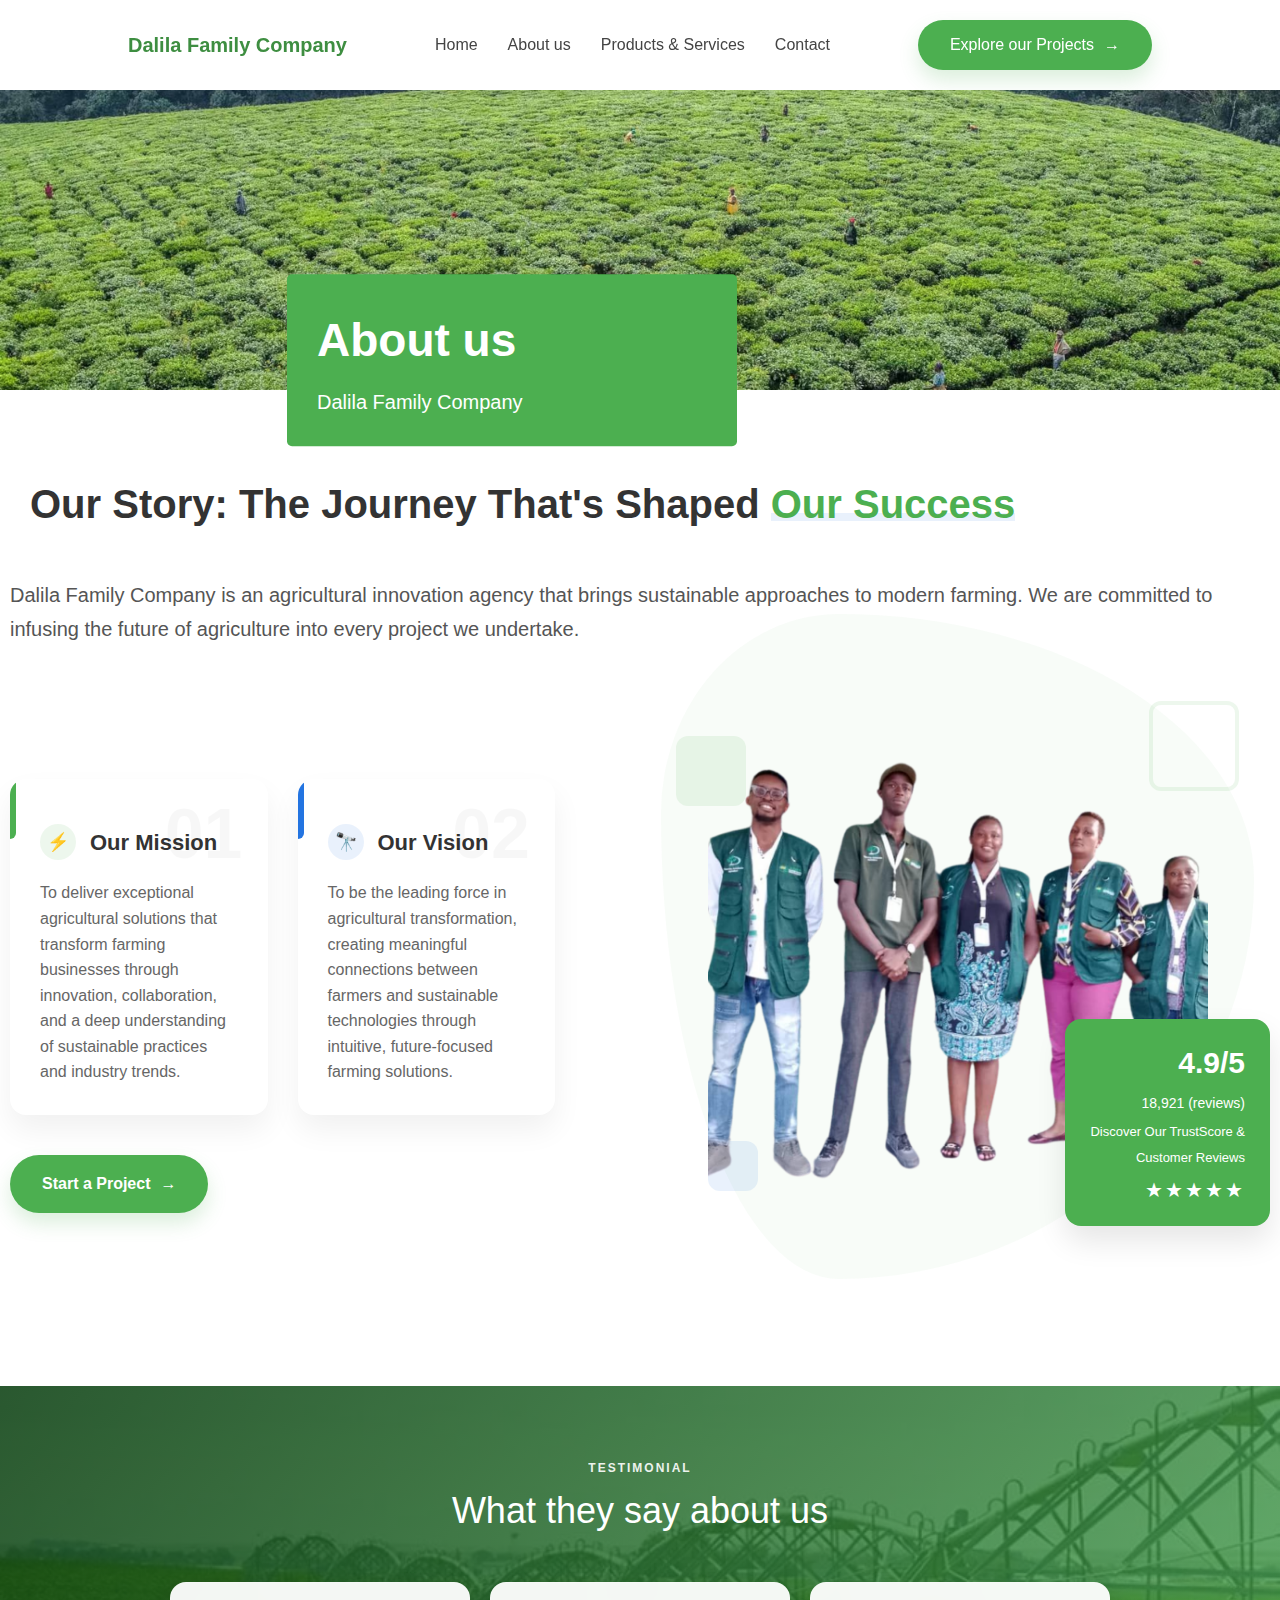
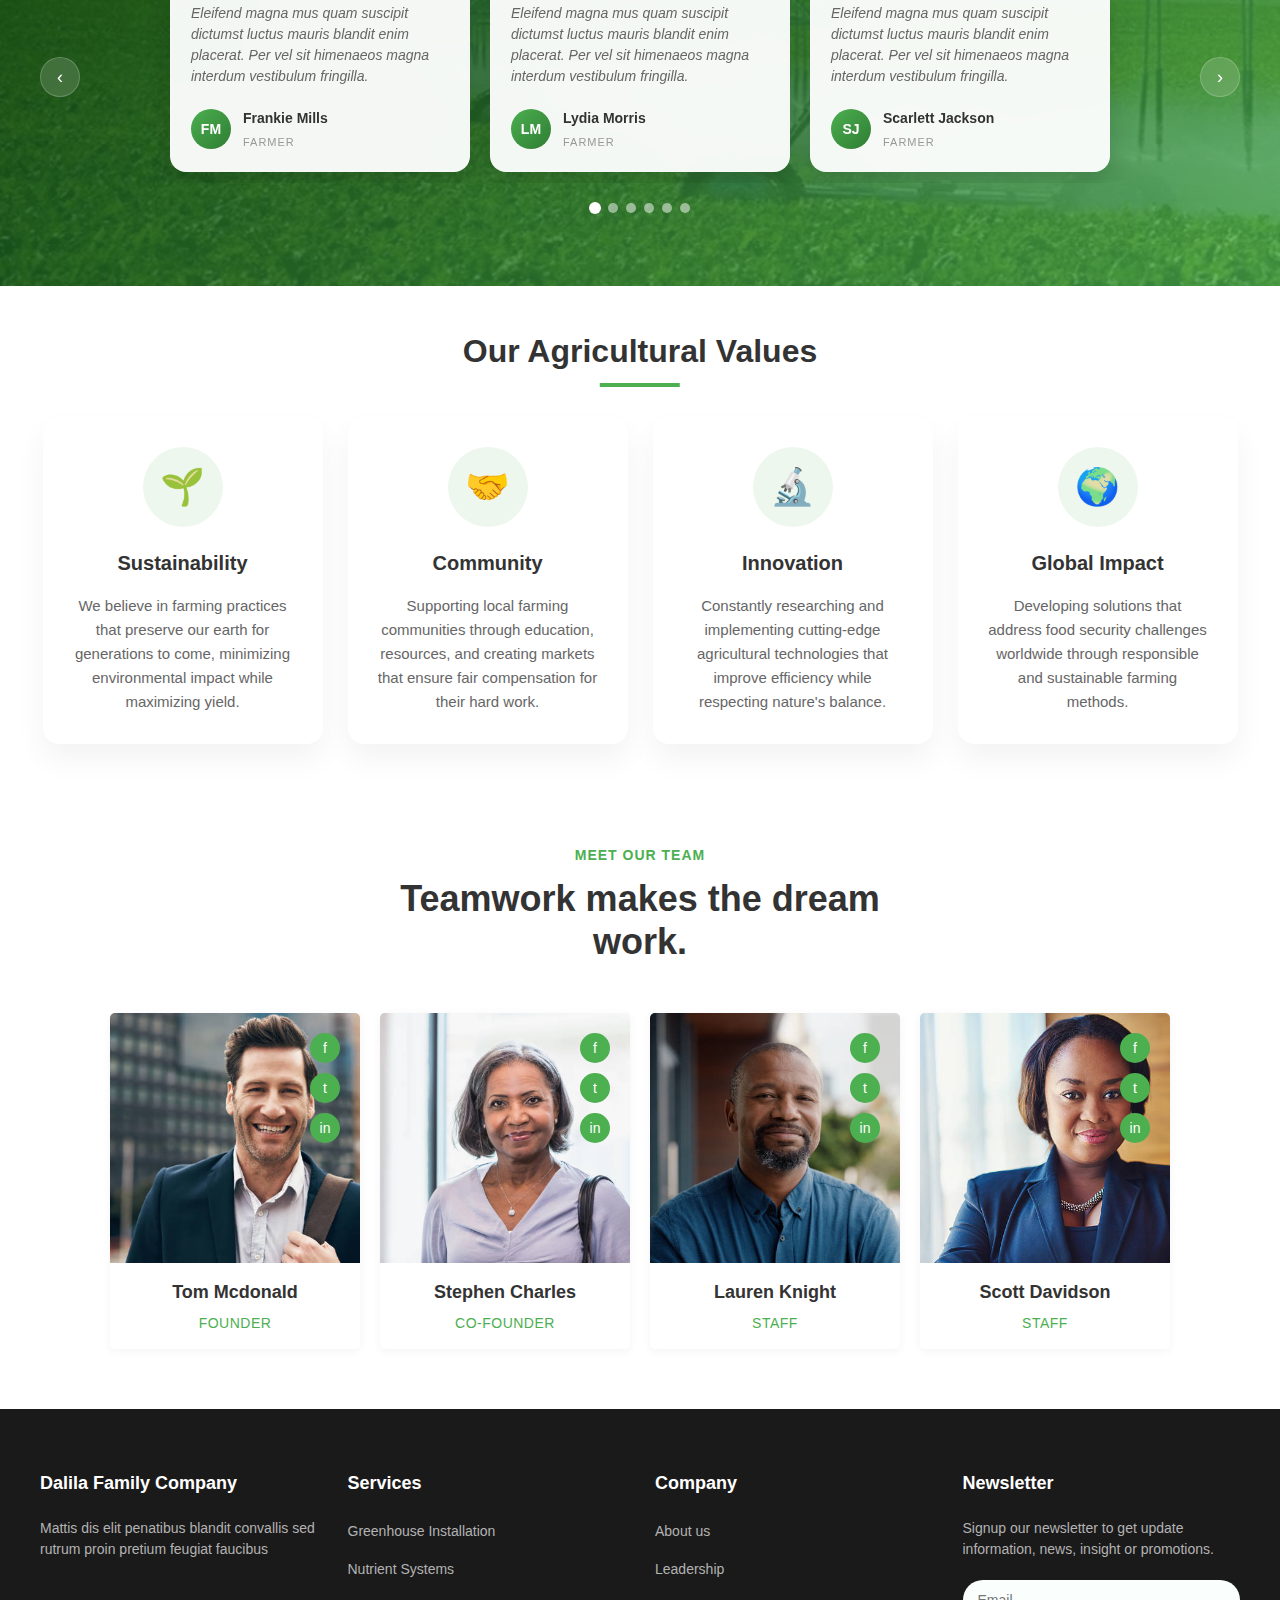
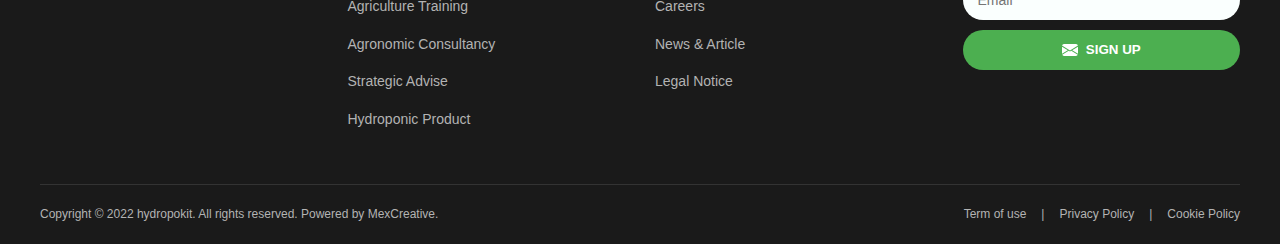
<file: about.html>
<html lang="en">
<head>
    <meta charset="UTF-8">
    <meta name="viewport" content="width=device-width, initial-scale=1.0">
    <title>Document</title>
    <link rel="stylesheet" href="style.css">
</head>
<body>
    <nav>
        <div class="logo">
            <h1>Dalila Family Company</h1>
        </div>
        
        <ul class="nav-links">
            <li><a href="index.html">Home</a></li>
            <li><a href="about.html">About us</a></li>
            <li><a href="services.html">Products & Services</a></li>
            <li><a href="contact.html">Contact</a></li>
        </ul>
        
        <button class="cta-button"> <a href="services.html">Explore our Projects</a></button>
    </nav>

    <section class="page-wrapper">
        <div class="banner"></div>
        <div class="about-intro">
            <h2>About us</h2>
            <p>Dalila Family Company</p>
        </div>
    </section>

    <section class="about-section">
        <h2 class="about-heading">Our Story: The Journey That's Shaped <span class="blue-text">Our Success</span></h2>
        <p class="about-description">Dalila Family Company is an agricultural innovation agency that brings sustainable approaches to modern farming. We are committed to infusing the future of agriculture into every project we undertake.</p>
        <div class="about-container">
            <!-- Left content area -->
            <div class="about-content">
                
                <div class="statement-boxes">
                    <!-- Mission box -->
                    <div class="statement-box">
                        <div class="box-number">01</div>
                        <h3 class="box-title"><span class="mission-icon">⚡</span>Our Mission</h3>
                        <p class="box-content">To deliver exceptional agricultural solutions that transform farming businesses through innovation, collaboration, and a deep understanding of sustainable practices and industry trends.</p>
                    </div>
                    
                    <!-- Vision box -->
                    <div class="statement-box">
                        <div class="box-number">02</div>
                        <h3 class="box-title"><span class="vision-icon">🔭</span>Our Vision</h3>
                        <p class="box-content">To be the leading force in agricultural transformation, creating meaningful connections between farmers and sustainable technologies through intuitive, future-focused farming solutions.</p>
                    </div>
                </div>
                
                <a href="#" class="cta-button">Start a Project</a>
            </div>
            
            <!-- Right image area with enlarged image -->
            <div class="about-image-container" style="height: 700px; margin-top: -100px;">
                <!-- Decorative elements -->
                <div class="image-background"></div>
                <div class="decorative-box box-1"></div>
                <div class="decorative-box box-2"></div>
                <div class="decorative-box box-3"></div>
                <div class="decorative-box box-4"></div>
                
                <!-- Enlarged main image -->
                <img src="images/Shema's_team.png" alt="Our agricultural team" class="about-image" style="max-width: 120%; height: auto;">
                
                <!-- Rating badge -->
                <div class="rating-badge">
                    <div class="rating-score">4.9/5</div>
                    <div class="rating-count">18,921 (reviews)</div>
                    <div class="rating-text">Discover Our TrustScore &</div>
                    <div class="rating-text">Customer Reviews</div>
                    <div class="rating-stars">★★★★★</div>
                </div>
            </div>
        </div>
     </section>

        <!--Testimonials-->

        <section class="testimonials-banner">
        <div class="testimonials-container">
            <div class="testimonials-header">
                <div class="testimonials-label">TESTIMONIAL</div>
                <h2 class="testimonials-title">What they say about us</h2>
            </div>

            <div class="carousel-container">
                <button class="carousel-nav prev" onclick="prevSlide()">‹</button>
                <div class="testimonials-carousel" id="carousel">
                    <!-- Slide 1 -->
                    <div class="testimonial-slide">
                        <div class="testimonial-cards-row">
                            <div class="testimonial-card">
                                <p class="testimonial-text">
                                    Eleifend magna mus quam suscipit dictumst luctus mauris blandit enim placerat. Per vel sit himenaeos magna interdum vestibulum fringilla.
                                </p>
                                <div class="testimonial-author">
                                    <div class="author-avatar">FM</div>
                                    <div class="author-info">
                                        <h4>Frankie Mills</h4>
                                        <p>FARMER</p>
                                    </div>
                                </div>
                            </div>
                            <div class="testimonial-card">
                                <p class="testimonial-text">
                                    Eleifend magna mus quam suscipit dictumst luctus mauris blandit enim placerat. Per vel sit himenaeos magna interdum vestibulum fringilla.
                                </p>
                                <div class="testimonial-author">
                                    <div class="author-avatar">LM</div>
                                    <div class="author-info">
                                        <h4>Lydia Morris</h4>
                                        <p>FARMER</p>
                                    </div>
                                </div>
                            </div>
                            <div class="testimonial-card">
                                <p class="testimonial-text">
                                    Eleifend magna mus quam suscipit dictumst luctus mauris blandit enim placerat. Per vel sit himenaeos magna interdum vestibulum fringilla.
                                </p>
                                <div class="testimonial-author">
                                    <div class="author-avatar">SJ</div>
                                    <div class="author-info">
                                        <h4>Scarlett Jackson</h4>
                                        <p>FARMER</p>
                                    </div>
                                </div>
                            </div>
                        </div>
                    </div>

                    <!-- Slide 2 -->
                    <div class="testimonial-slide">
                        <div class="testimonial-cards-row">
                            <div class="testimonial-card">
                                <p class="testimonial-text">
                                    Outstanding service and results that speak for themselves. The team's commitment to quality and customer satisfaction is evident in everything they do.
                                </p>
                                <div class="testimonial-author">
                                    <div class="author-avatar">RW</div>
                                    <div class="author-info">
                                        <h4>Robert Wilson</h4>
                                        <p>RANCHER</p>
                                    </div>
                                </div>
                            </div>
                            <div class="testimonial-card">
                                <p class="testimonial-text">
                                    The impact on our operations has been incredible. Their solutions are not only effective but sustainable for long-term success.
                                </p>
                                <div class="testimonial-author">
                                    <div class="author-avatar">MT</div>
                                    <div class="author-info">
                                        <h4>Maria Thompson</h4>
                                        <p>AGRICULTURIST</p>
                                    </div>
                                </div>
                            </div>
                            <div class="testimonial-card">
                                <p class="testimonial-text">
                                    From start to finish, the experience was seamless. Their knowledge and dedication to excellence is unmatched in the industry.
                                </p>
                                <div class="testimonial-author">
                                    <div class="author-avatar">DJ</div>
                                    <div class="author-info">
                                        <h4>David Johnson</h4>
                                        <p>PRODUCER</p>
                                    </div>
                                </div>
                            </div>
                        </div>
                    </div>

                    <!-- Additional slides with varied content -->
                    <div class="testimonial-slide">
                        <div class="testimonial-cards-row">
                            <div class="testimonial-card">
                                <p class="testimonial-text">
                                    Working with this team transformed our farming operations completely. Their innovative approach exceeded every expectation we had.
                                </p>
                                <div class="testimonial-author">
                                    <div class="author-avatar">KL</div>
                                    <div class="author-info">
                                        <h4>Kevin Lawrence</h4>
                                        <p>FARMER</p>
                                    </div>
                                </div>
                            </div>
                            <div class="testimonial-card">
                                <p class="testimonial-text">
                                    The level of professionalism and expertise was remarkable. They delivered beyond what we thought was possible.
                                </p>
                                <div class="testimonial-author">
                                    <div class="author-avatar">AB</div>
                                    <div class="author-info">
                                        <h4>Anna Brown</h4>
                                        <p>PRODUCER</p>
                                    </div>
                                </div>
                            </div>
                            <div class="testimonial-card">
                                <p class="testimonial-text">
                                    I can't recommend them highly enough. The quality of service and care for our success made all the difference.
                                </p>
                                <div class="testimonial-author">
                                    <div class="author-avatar">MH</div>
                                    <div class="author-info">
                                        <h4>Mike Harris</h4>
                                        <p>RANCHER</p>
                                    </div>
                                </div>
                            </div>
                        </div>
                    </div>

                    <div class="testimonial-slide">
                        <div class="testimonial-cards-row">
                            <div class="testimonial-card">
                                <p class="testimonial-text">
                                    The sustainable solutions provided have improved our yield and environmental impact significantly.
                                </p>
                                <div class="testimonial-author">
                                    <div class="author-avatar">JW</div>
                                    <div class="author-info">
                                        <h4>Jennifer White</h4>
                                        <p>FARMER</p>
                                    </div>
                                </div>
                            </div>
                            <div class="testimonial-card">
                                <p class="testimonial-text">
                                    Their team's knowledge and dedication to excellence is truly unmatched. Absolutely stellar work.
                                </p>
                                <div class="testimonial-author">
                                    <div class="author-avatar">TG</div>
                                    <div class="author-info">
                                        <h4>Tom Green</h4>
                                        <p>AGRICULTURIST</p>
                                    </div>
                                </div>
                            </div>
                            <div class="testimonial-card">
                                <p class="testimonial-text">
                                    The entire experience was seamless from beginning to end. Results that truly speak for themselves.
                                </p>
                                <div class="testimonial-author">
                                    <div class="author-avatar">CL</div>
                                    <div class="author-info">
                                        <h4>Carol Lee</h4>
                                        <p>PRODUCER</p>
                                    </div>
                                </div>
                            </div>
                        </div>
                    </div>

                    <div class="testimonial-slide">
                        <div class="testimonial-cards-row">
                            <div class="testimonial-card">
                                <p class="testimonial-text">
                                    We've seen remarkable improvements across every aspect since working with this amazing team.
                                </p>
                                <div class="testimonial-author">
                                    <div class="author-avatar">PD</div>
                                    <div class="author-info">
                                        <h4>Paul Davis</h4>
                                        <p>RANCHER</p>
                                    </div>
                                </div>
                            </div>
                            <div class="testimonial-card">
                                <p class="testimonial-text">
                                    Their commitment to quality and complete customer satisfaction is evident in absolutely everything.
                                </p>
                                <div class="testimonial-author">
                                    <div class="author-avatar">LS</div>
                                    <div class="author-info">
                                        <h4>Lisa Smith</h4>
                                        <p>FARMER</p>
                                    </div>
                                </div>
                            </div>
                            <div class="testimonial-card">
                                <p class="testimonial-text">
                                    This partnership has been transformational for our entire operation. Simply outstanding service.
                                </p>
                                <div class="testimonial-author">
                                    <div class="author-avatar">BJ</div>
                                    <div class="author-info">
                                        <h4>Bob Johnson</h4>
                                        <p>AGRICULTURIST</p>
                                    </div>
                                </div>
                            </div>
                        </div>
                    </div>

                    <div class="testimonial-slide">
                        <div class="testimonial-cards-row">
                            <div class="testimonial-card">
                                <p class="testimonial-text">
                                    The innovative solutions are highly effective and completely sustainable for long-term growth.
                                </p>
                                <div class="testimonial-author">
                                    <div class="author-avatar">EW</div>
                                    <div class="author-info">
                                        <h4>Ellen Wilson</h4>
                                        <p>PRODUCER</p>
                                    </div>
                                </div>
                            </div>
                            <div class="testimonial-card">
                                <p class="testimonial-text">
                                    They delivered solutions on time and within budget. The professionalism was absolutely remarkable.
                                </p>
                                <div class="testimonial-author">
                                    <div class="author-avatar">RT</div>
                                    <div class="author-info">
                                        <h4>Rick Taylor</h4>
                                        <p>FARMER</p>
                                    </div>
                                </div>
                            </div>
                            <div class="testimonial-card">
                                <p class="testimonial-text">
                                    Their genuine care for our success and attention to detail exceeded every single expectation.
                                </p>
                                <div class="testimonial-author">
                                    <div class="author-avatar">NH</div>
                                    <div class="author-info">
                                        <h4>Nancy Hill</h4>
                                        <p>RANCHER</p>
                                    </div>
                                </div>
                            </div>
                        </div>
                    </div>
                </div>
                <button class="carousel-nav next" onclick="nextSlide()">›</button>
            </div>

            <div class="carousel-dots" id="dots"></div>
        </div>
    
</section>

        
        <!-- New Company Values Section -->
        <div class="company-values">
            <h3 class="values-heading">Our Agricultural Values</h3>
            <div class="values-container">
                <div class="value-item">
                    <div class="value-icon">🌱</div>
                    <h4>Sustainability</h4>
                    <p>We believe in farming practices that preserve our earth for generations to come, minimizing environmental impact while maximizing yield.</p>
                </div>
                <div class="value-item">
                    <div class="value-icon">🤝</div>
                    <h4>Community</h4>
                    <p>Supporting local farming communities through education, resources, and creating markets that ensure fair compensation for their hard work.</p>
                </div>
                <div class="value-item">
                    <div class="value-icon">🔬</div>
                    <h4>Innovation</h4>
                    <p>Constantly researching and implementing cutting-edge agricultural technologies that improve efficiency while respecting nature's balance.</p>
                </div>
                <div class="value-item">
                    <div class="value-icon">🌍</div>
                    <h4>Global Impact</h4>
                    <p>Developing solutions that address food security challenges worldwide through responsible and sustainable farming methods.</p>
                </div>
            </div>
        </div>
    </section>

    <section class="team-section">
        <h3 class="team-heading">MEET OUR TEAM</h3>
        <h2 class="team-subheading">Teamwork makes the dream work.</h2>
        
        <div class="team-grid">
            <div class="team-member">
                <img src="images/member1.jpg" alt="Tom Mcdonald" class="member-image">
                <div class="social-icons">
                    <a href="#" class="social-icon">f</a>
                    <a href="#" class="social-icon">t</a>
                    <a href="#" class="social-icon">in</a>
                </div>
                <div class="member-info">
                    <h4 class="member-name">Tom Mcdonald</h4>
                    <p class="member-title">FOUNDER</p>
                </div>
            </div>
            
            <div class="team-member">
                <img src="images/member4.jpg" alt="Stephen Charles" class="member-image">
                <div class="social-icons">
                    <a href="#" class="social-icon">f</a>
                    <a href="#" class="social-icon">t</a>
                    <a href="#" class="social-icon">in</a>
                </div>
                <div class="member-info">
                    <h4 class="member-name">Stephen Charles</h4>
                    <p class="member-title">CO-FOUNDER</p>
                </div>
            </div>
            
            <div class="team-member">
                <img src="images/member2.jpg" alt="Lauren Knight" class="member-image">
                <div class="social-icons">
                    <a href="#" class="social-icon">f</a>
                    <a href="#" class="social-icon">t</a>
                    <a href="#" class="social-icon">in</a>
                </div>
                <div class="member-info">
                    <h4 class="member-name">Lauren Knight</h4>
                    <p class="member-title">STAFF</p>
                </div>
            </div>
            
            <div class="team-member">
                <img src="images/member5.jpg" alt="Scott Davidson" class="member-image">
                <div class="social-icons">
                    <a href="#" class="social-icon">f</a>
                    <a href="#" class="social-icon">t</a>
                    <a href="#" class="social-icon">in</a>
                </div>
                <div class="member-info">
                    <h4 class="member-name">Scott Davidson</h4>
                    <p class="member-title">STAFF</p>
                </div>
            </div>
        </div>
    </section>

     <footer class="footer">
        <div class="footer-container">
            <div class="footer-column">
                <div class="footer-logo">
                    <h1>Dalila Family Company</h1>
                </div>
                <p class="footer-description">Mattis dis elit penatibus blandit convallis sed rutrum proin pretium feugiat faucibus</p>
            </div>
            
            <div class="footer-column">
                <h3>Services</h3>
                <ul class="footer-links">
                    <li><a href="#">Greenhouse Installation</a></li>
                    <li><a href="#">Nutrient Systems</a></li>
                    <li><a href="#">Agriculture Training</a></li>
                    <li><a href="#">Agronomic Consultancy</a></li>
                    <li><a href="#">Strategic Advise</a></li>
                    <li><a href="#">Hydroponic Product</a></li>
                </ul>
            </div>
            
            <div class="footer-column">
                <h3>Company</h3>
                <ul class="footer-links">
                    <li><a href="#">About us</a></li>
                    <li><a href="#">Leadership</a></li>
                    <li><a href="#">Careers</a></li>
                    <li><a href="#">News & Article</a></li>
                    <li><a href="#">Legal Notice</a></li>
                </ul>
            </div>
            
            <div class="footer-column">
                <h3>Newsletter</h3>
                <p class="newsletter-description">Signup our newsletter to get update information, news, insight or promotions.</p>
                <form class="newsletter-form">
                    <input type="email" placeholder="Email" required>
                    <button type="submit">
                        <svg xmlns="http://www.w3.org/2000/svg" width="16" height="16" fill="currentColor" viewBox="0 0 16 16">
                            <path d="M.05 3.555A2 2 0 0 1 2 2h12a2 2 0 0 1 1.95 1.555L8 8.414.05 3.555ZM0 4.697v7.104l5.803-3.558L0 4.697ZM6.761 8.83l-6.57 4.027A2 2 0 0 0 2 14h12a2 2 0 0 0 1.808-1.144l-6.57-4.027L8 9.586l-1.239-.757Zm3.436-.586L16 11.801V4.697l-5.803 3.546Z"/>
                        </svg>
                        SIGN UP
                    </button>
                </form>
            </div>
        </div>
        
        <div class="footer-bottom">
            <div class="copyright">Copyright © 2022 hydropokit. All rights reserved. Powered by MexCreative.</div>
            <div class="footer-bottom-links">
                <a href="#">Term of use</a> | 
                <a href="#">Privacy Policy</a> | 
                <a href="#">Cookie Policy</a>
            </div>
        </div>
    </footer>

 <script>
        let currentSlide = 0;
        const carousel = document.getElementById('carousel');
        const dotsContainer = document.getElementById('dots');
        const totalSlides = 6;

        // Create dots
        for (let i = 0; i < totalSlides; i++) {
            const dot = document.createElement('div');
            dot.className = 'dot';
            if (i === 0) dot.classList.add('active');
            dot.addEventListener('click', () => goToSlide(i));
            dotsContainer.appendChild(dot);
        }

        function updateCarousel() {
            const translateX = -(currentSlide * 16.666);
            carousel.style.transform = `translateX(${translateX}%)`;
            
            document.querySelectorAll('.dot').forEach((dot, index) => {
                dot.classList.toggle('active', index === currentSlide);
            });
        }

        function nextSlide() {
            currentSlide = (currentSlide + 1) % totalSlides;
            updateCarousel();
        }

        function prevSlide() {
            currentSlide = (currentSlide - 1 + totalSlides) % totalSlides;
            updateCarousel();
        }

        function goToSlide(slideIndex) {
            currentSlide = slideIndex;
            updateCarousel();
        }

        // Auto-play carousel every 5 seconds
        setInterval(nextSlide, 5000);

        // Touch/swipe support for mobile
        let startX = 0;
        let endX = 0;

        carousel.addEventListener('touchstart', (e) => {
            startX = e.touches[0].clientX;
        });

        carousel.addEventListener('touchend', (e) => {
            endX = e.changedTouches[0].clientX;
            handleSwipe();
        });

        function handleSwipe() {
            const swipeThreshold = 50;
            const diff = startX - endX;

            if (Math.abs(diff) > swipeThreshold) {
                if (diff > 0) {
                    nextSlide();
                } else {
                    prevSlide();
                }
            }
        }
    </script>
    
</body>
</html>
</file>
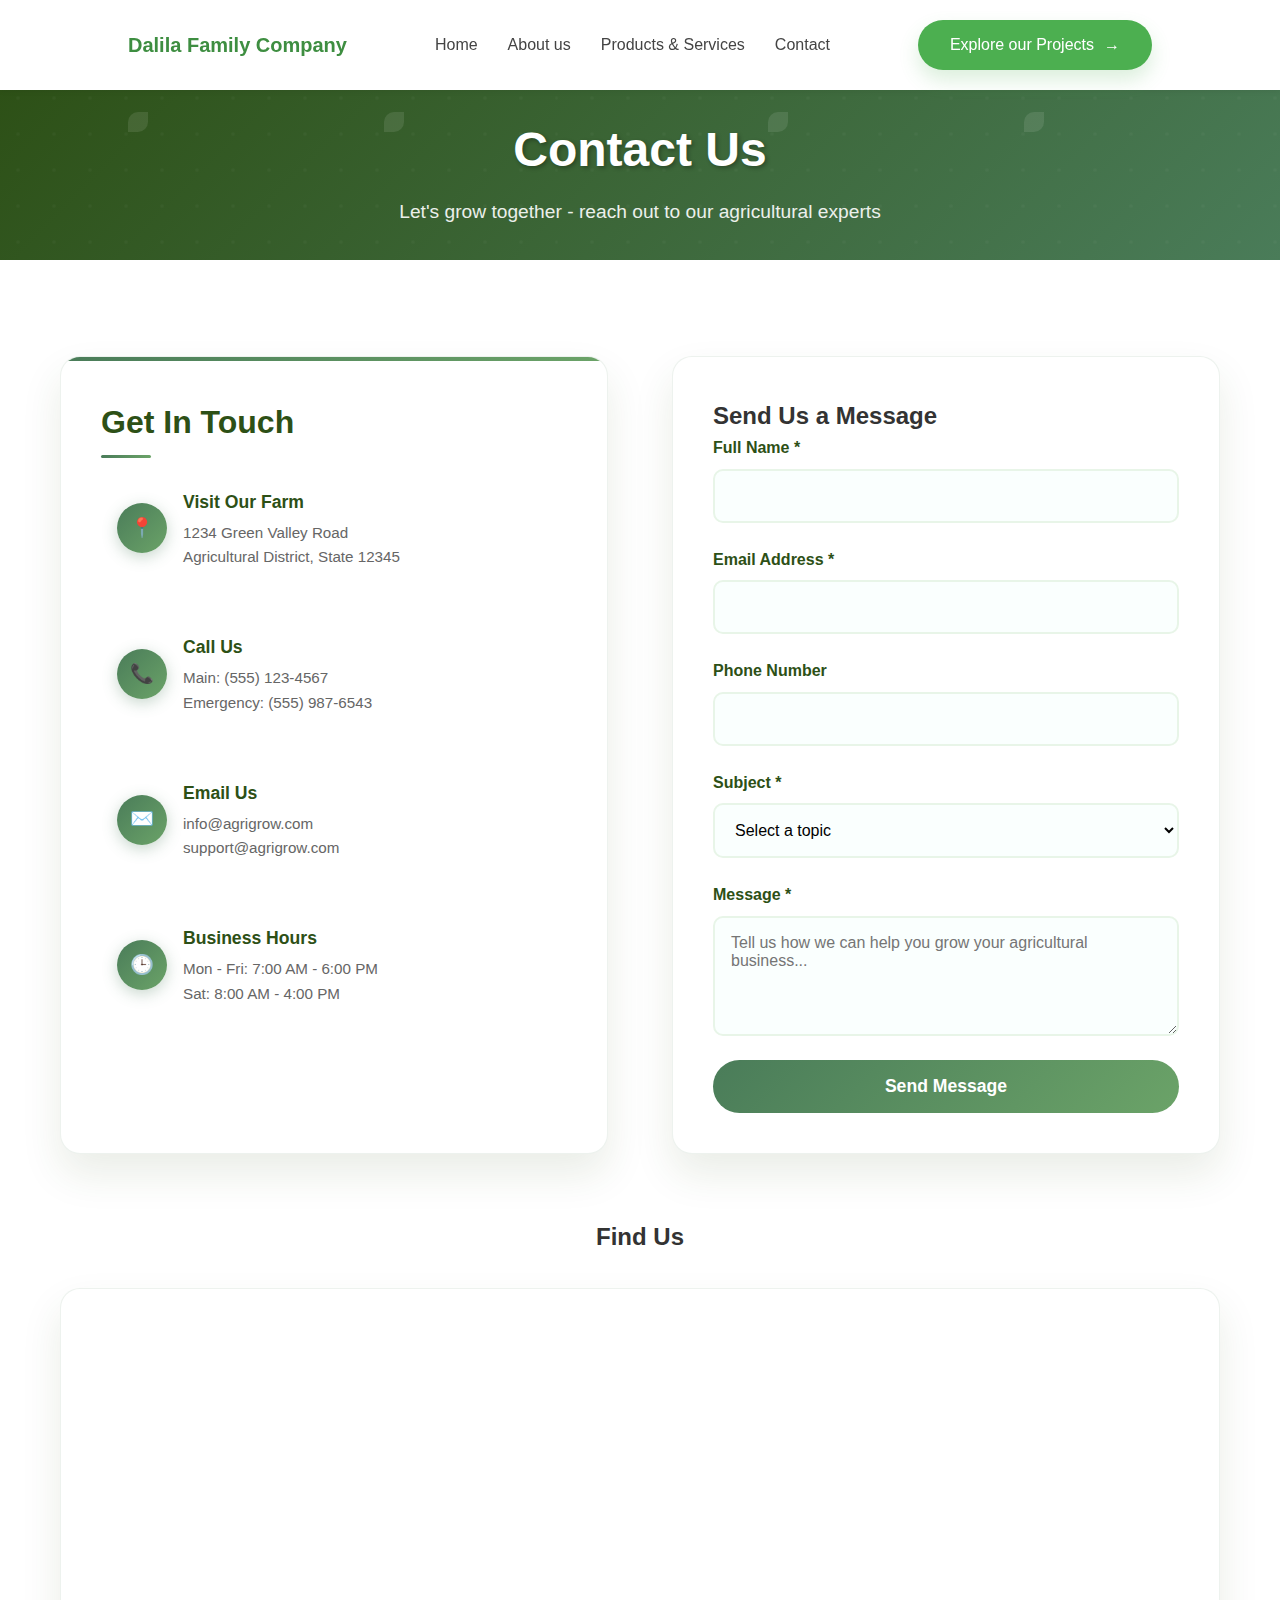
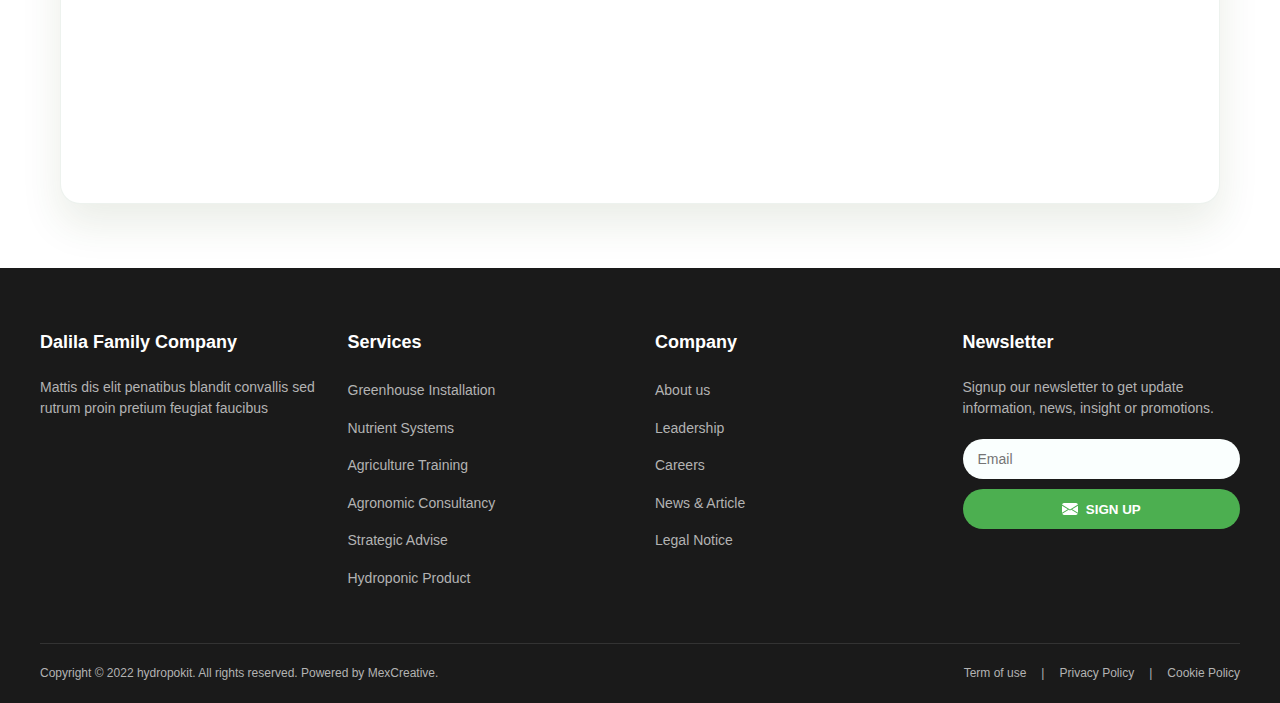
<file: contact.html>
<html lang="en">
<head>
    <meta charset="UTF-8">
    <meta name="viewport" content="width=device-width, initial-scale=1.0">
    <title>Document</title>
    <link rel="stylesheet" href="style.css">
</head>
<body>

     <!-- Navigation -->
   <nav>
        <div class="logo">
            <h1>Dalila Family Company</h1>
        </div>
        
        <ul class="nav-links">
            <li><a href="index.html">Home</a></li>
            <li><a href="about.html">About us</a></li>
            <li><a href="services.html">Products & Services</a></li>
            <li><a href="contact.html">Contact</a></li>
        </ul>
        
        <button class="cta-button"> <a href="services.html">Explore our Projects</a></button>
    </nav>

      <header>
        <div class="floating-elements">
            <div class="floating-leaf"></div>
            <div class="floating-leaf"></div>
            <div class="floating-leaf"></div>
            <div class="floating-leaf"></div>
        </div>
        <div class="container">
            <div class="header-content">
                <h1>Contact Us</h1>
                <p>Let's grow together - reach out to our agricultural experts</p>
            </div>
        </div>
    </header>
    <section class="contact-section">
            <div class="container">
                <div class="contact-grid">
                    <div class="contact-info">
                        <h2>Get In Touch</h2>
                        
                        <div class="contact-item">
                            <div class="contact-icon">📍</div>
                            <div class="contact-details">
                                <h3>Visit Our Farm</h3>
                                <p>1234 Green Valley Road<br>Agricultural District, State 12345</p>
                            </div>
                        </div>

                        <div class="contact-item">
                            <div class="contact-icon">📞</div>
                            <div class="contact-details">
                                <h3>Call Us</h3>
                                <p>Main: (555) 123-4567<br>Emergency: (555) 987-6543</p>
                            </div>
                        </div>

                        <div class="contact-item">
                            <div class="contact-icon">✉️</div>
                            <div class="contact-details">
                                <h3>Email Us</h3>
                                <p>info@agrigrow.com<br>support@agrigrow.com</p>
                            </div>
                        </div>

                        <div class="contact-item">
                            <div class="contact-icon">🕒</div>
                            <div class="contact-details">
                                <h3>Business Hours</h3>
                                <p>Mon - Fri: 7:00 AM - 6:00 PM<br>Sat: 8:00 AM - 4:00 PM</p>
                            </div>
                        </div>
                    </div>

                    <div class="contact-form">
                        <h2>Send Us a Message</h2>
                        <div class="success-message" id="successMessage">
                            Thank you! Your message has been sent successfully. We'll get back to you soon.
                        </div>
                        
                        <form id="contactForm">
                            <div class="form-group">
                                <label for="name">Full Name *</label>
                                <input type="text" id="name" name="name" required>
                            </div>

                            <div class="form-group">
                                <label for="email">Email Address *</label>
                                <input type="email" id="email" name="email" required>
                            </div>

                            <div class="form-group">
                                <label for="phone">Phone Number</label>
                                <input type="tel" id="phone" name="phone">
                            </div>

                            <div class="form-group">
                                <label for="subject">Subject *</label>
                                <select id="subject" name="subject" required>
                                    <option value="">Select a topic</option>
                                    <option value="general">General Inquiry</option>
                                    <option value="products">Product Information</option>
                                    <option value="services">Services</option>
                                    <option value="partnership">Partnership</option>
                                    <option value="support">Technical Support</option>
                                    <option value="other">Other</option>
                                </select>
                            </div>

                            <div class="form-group">
                                <label for="message">Message *</label>
                                <textarea id="message" name="message" placeholder="Tell us how we can help you grow your agricultural business..." required></textarea>
                            </div>

                            <button type="submit" class="submit-btn">Send Message</button>
                        </form>
                    </div>
                </div>

                <div class="map-section">
                    <h2>Find Us</h2>
                    <div class="googlemap-container">
                        <div class="map-placeholder">
                           <iframe src="https://www.google.com/maps/embed?pb=!1m18!1m12!1m3!1d15950.145836841859!2d30.07844745!3d-1.93787775!2m3!1f0!2f0!3f0!3m2!1i1024!2i768!4f13.1!3m3!1m2!1s0x19dca6a40203f041%3A0x5f8434259d8c4393!2sKacyiru%2C%20Kigali!5e0!3m2!1sen!2srw!4v1748177664188!5m2!1sen!2srw" width="600" height="450" style="border:0;" allowfullscreen="" loading="lazy" referrerpolicy="no-referrer-when-downgrade"></iframe>
                        </div>
                    </div>
                </div>
            </div>
        </section>
    </main>

    <script>
        document.getElementById('contactForm').addEventListener('submit', function(e) {
            e.preventDefault();
            
            // Simple form validation
            const name = document.getElementById('name').value.trim();
            const email = document.getElementById('email').value.trim();
            const subject = document.getElementById('subject').value;
            const message = document.getElementById('message').value.trim();
            
            if (!name || !email || !subject || !message) {
                alert('Please fill in all required fields.');
                return;
            }
            
            // Simulate form submission
            const submitBtn = document.querySelector('.submit-btn');
            const originalText = submitBtn.textContent;
            
            submitBtn.textContent = 'Sending...';
            submitBtn.disabled = true;
            
            setTimeout(() => {
                document.getElementById('successMessage').style.display = 'block';
                document.getElementById('contactForm').reset();
                submitBtn.textContent = originalText;
                submitBtn.disabled = false;
                
                // Hide success message after 5 seconds
                setTimeout(() => {
                    document.getElementById('successMessage').style.display = 'none';
                }, 5000);
            }, 1500);
        });

        // Add hover effects to contact items
        document.querySelectorAll('.contact-item').forEach(item => {
            item.addEventListener('mouseenter', function() {
                this.style.transform = 'translateX(10px)';
            });
            
            item.addEventListener('mouseleave', function() {
                this.style.transform = 'translateX(0)';
            });
        });

        // Add focus effects to form inputs
        document.querySelectorAll('input, textarea, select').forEach(input => {
            input.addEventListener('focus', function() {
                this.parentElement.style.transform = 'scale(1.02)';
                this.parentElement.style.transition = 'transform 0.2s ease';
            });
            
            input.addEventListener('blur', function() {
                this.parentElement.style.transform = 'scale(1)';
            });
        });
    </script>

    <footer class="footer">
        <div class="footer-container">
            <div class="footer-column">
                <div class="footer-logo">
                    <h1>Dalila Family Company</h1>
                </div>
                <p class="footer-description">Mattis dis elit penatibus blandit convallis sed rutrum proin pretium feugiat faucibus</p>
            </div>
            
            <div class="footer-column">
                <h3>Services</h3>
                <ul class="footer-links">
                    <li><a href="#">Greenhouse Installation</a></li>
                    <li><a href="#">Nutrient Systems</a></li>
                    <li><a href="#">Agriculture Training</a></li>
                    <li><a href="#">Agronomic Consultancy</a></li>
                    <li><a href="#">Strategic Advise</a></li>
                    <li><a href="#">Hydroponic Product</a></li>
                </ul>
            </div>
            
            <div class="footer-column">
                <h3>Company</h3>
                <ul class="footer-links">
                    <li><a href="#">About us</a></li>
                    <li><a href="#">Leadership</a></li>
                    <li><a href="#">Careers</a></li>
                    <li><a href="#">News & Article</a></li>
                    <li><a href="#">Legal Notice</a></li>
                </ul>
            </div>
            
            <div class="footer-column">
                <h3>Newsletter</h3>
                <p class="newsletter-description">Signup our newsletter to get update information, news, insight or promotions.</p>
                <form class="newsletter-form">
                    <input type="email" placeholder="Email" required>
                    <button type="submit">
                        <svg xmlns="http://www.w3.org/2000/svg" width="16" height="16" fill="currentColor" viewBox="0 0 16 16">
                            <path d="M.05 3.555A2 2 0 0 1 2 2h12a2 2 0 0 1 1.95 1.555L8 8.414.05 3.555ZM0 4.697v7.104l5.803-3.558L0 4.697ZM6.761 8.83l-6.57 4.027A2 2 0 0 0 2 14h12a2 2 0 0 0 1.808-1.144l-6.57-4.027L8 9.586l-1.239-.757Zm3.436-.586L16 11.801V4.697l-5.803 3.546Z"/>
                        </svg>
                        SIGN UP
                    </button>
                </form>
            </div>
        </div>
        
        <div class="footer-bottom">
            <div class="copyright">Copyright © 2022 hydropokit. All rights reserved. Powered by MexCreative.</div>
            <div class="footer-bottom-links">
                <a href="#">Term of use</a> | 
                <a href="#">Privacy Policy</a> | 
                <a href="#">Cookie Policy</a>
            </div>
        </div>
    </footer>
</body>
</html>
</file>
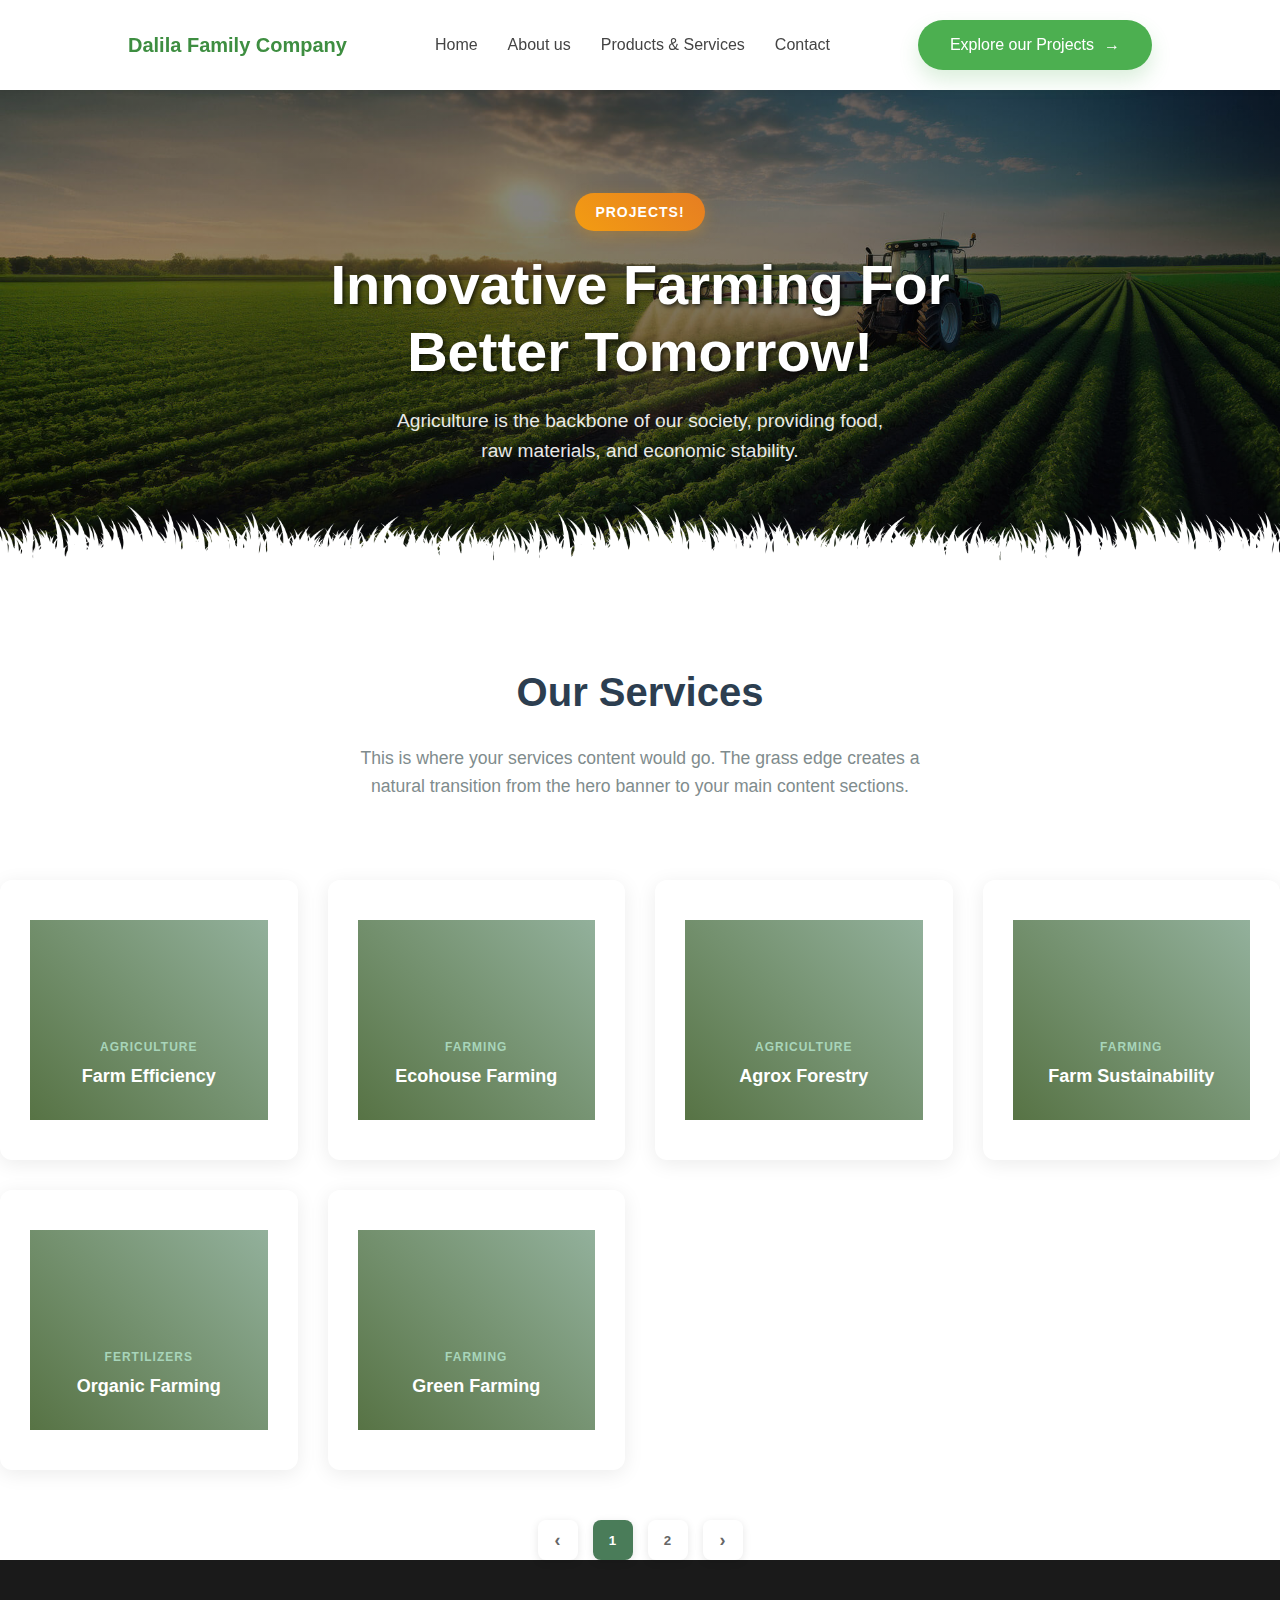
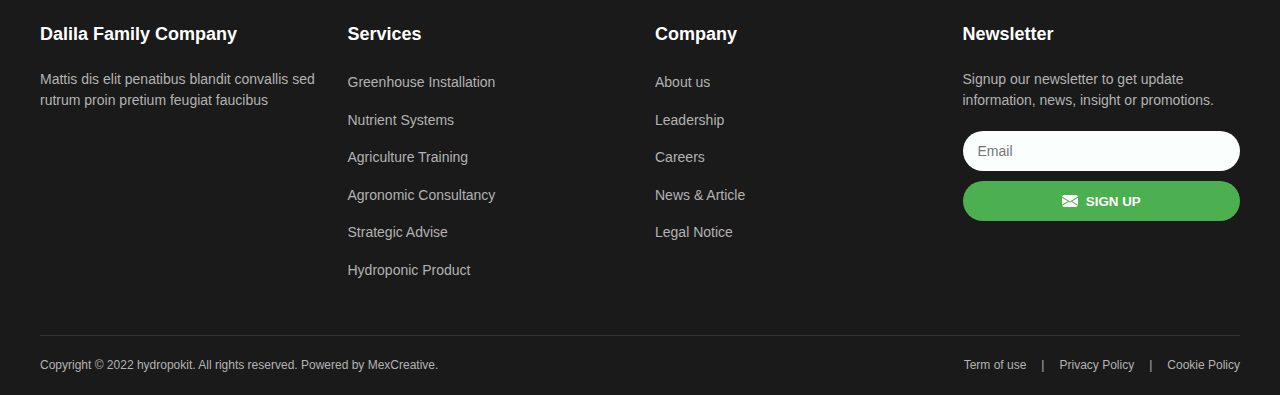
<file: services.html>
<html lang="en">
<head>
    <meta charset="UTF-8">
    <meta name="viewport" content="width=device-width, initial-scale=1.0">
    <title>Document</title>
    <link rel="stylesheet" href="style.css">
</head>
<body>
   <nav>
        <div class="logo">
            <h1>Dalila Family Company</h1>
        </div>
        
        <ul class="nav-links">
            <li><a href="index.html">Home</a></li>
            <li><a href="about.html">About us</a></li>
            <li><a href="services.html">Products & Services</a></li>
            <li><a href="contact.html">Contact</a></li>
        </ul>
        
        <button class="cta-button"><a href="services.html">Explore our Projects</a></button>
    </nav>

    <section class="service-banner">
        <div class="service-content">
            <div class="service-badge">Projects!</div>
            <h1 class="service-title">
                Innovative Farming For<br>
                Better Tomorrow!
            </h1>
            <p class="service-subtitle">
                Agriculture is the backbone of our society, providing food,<br>
                raw materials, and economic stability.
            </p>
        </div>
        
        <!-- White Grass Image Overlay -->
        <div class="grass-overlay"></div>
        
        <!-- Alternative options (use only one) -->
        <!-- <div class="grass-overlay-blend"></div> -->
        <!-- <div class="grass-overlay-green"></div> -->
    </section>

    <!-- Demo Content Section -->
    <section class="content-section">
        <h2>Our Services</h2>
        <p>This is where your services content would go. The grass edge creates a natural transition from the hero banner to your main content sections.</p>
    </section>

  <!-- Services Grid -->
        <div class="services-grid">
            <div class="service-card" data-category="agriculture">
                <div class="card-image card-1">
                    <div class="card-overlay">
                        <div class="card-category">Agriculture</div>
                        <div class="card-title">Farm Efficiency</div>
                        <div class="card-description">Optimize your farm operations with advanced technology and data-driven solutions for maximum productivity.</div>
                    </div>
                </div>
            </div>

            <div class="service-card" data-category="farming">
                <div class="card-image card-2">
                    <div class="card-overlay">
                        <div class="card-category">Farming</div>
                        <div class="card-title">Ecohouse Farming</div>
                        <div class="card-description">Sustainable greenhouse solutions that reduce environmental impact while increasing crop yields year-round.</div>
                    </div>
                </div>
            </div>

            <div class="service-card" data-category="agriculture">
                <div class="card-image card-3">
                    <div class="card-overlay">
                        <div class="card-category">Agriculture</div>
                        <div class="card-title">Agrox Forestry</div>
                        <div class="card-description">Integrated agroforestry systems combining crops and trees for enhanced biodiversity and soil health.</div>
                    </div>
                </div>
            </div>

            <div class="service-card" data-category="farming">
                <div class="card-image card-4">
                    <div class="card-overlay">
                        <div class="card-category">Farming</div>
                        <div class="card-title">Farm Sustainability</div>
                        <div class="card-description">Comprehensive sustainability practices that preserve resources while maintaining profitable operations.</div>
                    </div>
                </div>
            </div>

            <div class="service-card" data-category="fertilizers">
                <div class="card-image card-5">
                    <div class="card-overlay">
                        <div class="card-category">Fertilizers</div>
                        <div class="card-title">Organic Farming</div>
                        <div class="card-description">Natural fertilization methods and organic pest control for healthier crops and cleaner produce.</div>
                    </div>
                </div>
            </div>

            <div class="service-card" data-category="farming">
                <div class="card-image card-6">
                    <div class="card-overlay">
                        <div class="card-category">Farming</div>
                        <div class="card-title">Green Farming</div>
                        <div class="card-description">Environmentally conscious farming techniques that reduce carbon footprint and promote ecological balance.</div>
                    </div>
                </div>
            </div>
        </div>

        <!-- Pagination -->
        <div class="pagination">
            <button class="page-btn nav">‹</button>
            <button class="page-btn active">1</button>
            <button class="page-btn">2</button>
            <button class="page-btn nav">›</button>
        </div>
    </div>

    

    <footer class="footer">
        <div class="footer-container">
            <div class="footer-column">
                <div class="footer-logo">
                    <h1>Dalila Family Company</h1>
                </div>
                <p class="footer-description">Mattis dis elit penatibus blandit convallis sed rutrum proin pretium feugiat faucibus</p>
            </div>
            
            <div class="footer-column">
                <h3>Services</h3>
                <ul class="footer-links">
                    <li><a href="#">Greenhouse Installation</a></li>
                    <li><a href="#">Nutrient Systems</a></li>
                    <li><a href="#">Agriculture Training</a></li>
                    <li><a href="#">Agronomic Consultancy</a></li>
                    <li><a href="#">Strategic Advise</a></li>
                    <li><a href="#">Hydroponic Product</a></li>
                </ul>
            </div>
            
            <div class="footer-column">
                <h3>Company</h3>
                <ul class="footer-links">
                    <li><a href="#">About us</a></li>
                    <li><a href="#">Leadership</a></li>
                    <li><a href="#">Careers</a></li>
                    <li><a href="#">News & Article</a></li>
                    <li><a href="#">Legal Notice</a></li>
                </ul>
            </div>
            
            <div class="footer-column">
                <h3>Newsletter</h3>
                <p class="newsletter-description">Signup our newsletter to get update information, news, insight or promotions.</p>
                <form class="newsletter-form">
                    <input type="email" placeholder="Email" required>
                    <button type="submit">
                        <svg xmlns="http://www.w3.org/2000/svg" width="16" height="16" fill="currentColor" viewBox="0 0 16 16">
                            <path d="M.05 3.555A2 2 0 0 1 2 2h12a2 2 0 0 1 1.95 1.555L8 8.414.05 3.555ZM0 4.697v7.104l5.803-3.558L0 4.697ZM6.761 8.83l-6.57 4.027A2 2 0 0 0 2 14h12a2 2 0 0 0 1.808-1.144l-6.57-4.027L8 9.586l-1.239-.757Zm3.436-.586L16 11.801V4.697l-5.803 3.546Z"/>
                        </svg>
                        SIGN UP
                    </button>
                </form>
            </div>
        </div>
        
        <div class="footer-bottom">
            <div class="copyright">Copyright © 2022 hydropokit. All rights reserved. Powered by MexCreative.</div>
            <div class="footer-bottom-links">
                <a href="#">Term of use</a> | 
                <a href="#">Privacy Policy</a> | 
                <a href="#">Cookie Policy</a>
            </div>
        </div>
    </footer>
    <script>
        
       // Filter functionality
        const filterBtns = document.querySelectorAll('.filter-btn');
        const serviceCards = document.querySelectorAll('.service-card');

        filterBtns.forEach(btn => {
            btn.addEventListener('click', () => {
                // Remove active class from all buttons
                filterBtns.forEach(b => b.classList.remove('active'));
                // Add active class to clicked button
                btn.classList.add('active');

                const filter = btn.getAttribute('data-filter');

                // Show/hide cards based on filter
                serviceCards.forEach(card => {
                    if (filter === 'all' || card.getAttribute('data-category') === filter) {
                        card.style.display = 'block';
                        setTimeout(() => {
                            card.style.opacity = '1';
                            card.style.transform = 'translateY(0)';
                        }, 50);
                    } else {
                        card.style.opacity = '0';
                        card.style.transform = 'translateY(20px)';
                        setTimeout(() => {
                            card.style.display = 'none';
                        }, 300);
                    }
                });
            });
        });

        // Pagination functionality
        const pageBtns = document.querySelectorAll('.page-btn:not(.nav)');
        const navBtns = document.querySelectorAll('.page-btn.nav');

        pageBtns.forEach(btn => {
            btn.addEventListener('click', () => {
                pageBtns.forEach(b => b.classList.remove('active'));
                btn.classList.add('active');
            });
        });

        // Navigation buttons
        navBtns[0].addEventListener('click', () => {
            const current = document.querySelector('.page-btn.active');
            const prev = current.previousElementSibling;
            if (prev && prev.classList.contains('page-btn') && !prev.classList.contains('nav')) {
                current.classList.remove('active');
                prev.classList.add('active');
            }
        });

        navBtns[1].addEventListener('click', () => {
            const current = document.querySelector('.page-btn.active');
            const next = current.nextElementSibling;
            if (next && next.classList.contains('page-btn') && !next.classList.contains('nav')) {
                current.classList.remove('active');
                next.classList.add('active');
            }
        });

        // Card hover effects and animations
        serviceCards.forEach(card => {
            card.addEventListener('click', () => {
                // Add click functionality here
                console.log('Card clicked:', card.querySelector('.card-title').textContent);
            });
        });

        // Initialize smooth transitions
        serviceCards.forEach(card => {
            card.style.transition = 'opacity 0.3s ease, transform 0.3s ease';
        });    
                    
               
    </script>
</body>
</html>
</file>
<file: style.css>
/* Reset and base styles */
        * {
            margin: 0;
            padding: 0;
            box-sizing: border-box;
            font-family: 'Segoe UI', Tahoma, Geneva, Verdana, sans-serif;
        }
        
        body {
            color: #333;
            line-height: 1.6;
            padding-top: 80px; /* Add padding to prevent content from being hidden behind fixed nav */
        }
        
        
        /* Navigation styles */
        nav {
            display: flex;
            justify-content: space-between;
            align-items: center;
            padding: 20px 10%;
            background-color: white;
            box-shadow: 0 2px 5px rgba(0,0,0,0.05);
            position: fixed; /* Changed from relative to fixed */
            top: 0; /* Position at the top */
            left: 0; /* Position at the left */
            width: 100%; /* Take full width */
            z-index: 1000; /* Increased z-index to ensure it stays on top */
        }
        
        .logo {
            display: flex;
            align-items: center;
        }
        
        .logo h1{
            color: #3e8e41;
            font-size: 20px; /* Added font size for consistency */
        }
        
        .nav-links {
            display: flex;
            list-style: none;
        }
        
        .nav-links li {
            margin: 0 15px;
        }
        
        .nav-links a {
            text-decoration: none;
            color: #444;
            font-weight: 500;
            transition: color 0.3s;
        }
        
        
        .nav-links a:hover {
            color: #4CAF50;
        }
        
        .cta-button {
            background-color: #4CAF50;
            color: white;
            padding: 10px 20px;
            border: none;
            border-radius: 50px;
            cursor: pointer;
            font-weight: bold;
            transition: background-color 0.3s;
        }

        .cta-button a{
            text-decoration: none;
            color: #fff;
            font-weight: 500;
            transition: color 0.3s;
        }

        
        .cta-button:hover {
            background-color: #3e8e41;
        }
        
        /* Add responsive menu for mobile */
        .menu-toggle {
            display: none;
            cursor: pointer;
            font-size: 24px;
        }
        
        @media screen and (max-width: 1024px) {
            .menu-toggle {
                display: block;
            }
            
            .nav-links {
                position: fixed;
                top: 80px;
                left: -100%;
                width: 100%;
                height: calc(100vh - 80px);
                flex-direction: column;
                background-color: white;
                transition: left 0.3s ease;
                padding: 20px 0;
                box-shadow: 2px 0 5px rgba(0,0,0,0.1);
            }
            
            .nav-links.active {
                left: 0;
            }
            
            .nav-links li {
                margin: 15px 0;
                width: 100%;
                text-align: center;
            }
            
            .dropdown-content {
                position: static;
                box-shadow: none;
                width: 100%;
                max-height: 0;
                overflow: hidden;
                transition: max-height 0.3s ease;
            }
            
            .dropdown.active .dropdown-content {
                max-height: 200px;
                display: block;
            }
            
            .cta-button {
                margin: 20px;
            }
        }
        
        /* Hero section styles with sliding background */
        .hero {
            position: relative;
            height: 80vh;
            display: flex;
            align-items: center;
            justify-content: center;
            text-align: center;
            color: white;
            overflow: hidden;
            padding-bottom: 70px; /* Add padding at bottom to accommodate the overlapping icons */
        }
        
        .hero-background {
            position: absolute;
            top: 0;
            left: 0;
            width: 100%;
            height: 100%;
            background-size: cover;
            background-position: center;
            opacity: 0;
            transition: opacity 1.5s ease-in-out, transform 10s ease-in-out;
            z-index: -2;
        }
        
        .hero-background.active {
            opacity: 1;
            transform: scale(1.05);
        }
        
        .hero-background.fade-out {
            opacity: 0;
        }
        
        .hero-overlay {
            position: absolute;
            top: 0;
            left: 0;
            width: 100%;
            height: 100%;
            background: rgba(0, 0, 0, 0.5);
            z-index: -1;
        }
        
        .hero-content {
            max-width: 800px;
            padding: 0 20px;
            position: relative;
            z-index: 10;
        }
        
        .hero h1 {
            font-size: 3.5rem;
            margin-bottom: 20px;
            line-height: 1.2;
            text-shadow: 0 2px 4px rgba(0, 0, 0, 0.3);
        }
        
        .hero p {
            font-size: 1.2rem;
            margin-bottom: 30px;
            max-width: 600px;
            margin-left: auto;
            margin-right: auto;
            text-shadow: 0 1px 3px rgba(0, 0, 0, 0.3);
        }
        
        .hero-buttons {
            margin-top: 30px;
        }
        
        .secondary-button {
            background-color: white;
            color: #333;
            padding: 10px 20px;
            border: none;
            border-radius: 50px;
            cursor: pointer;
            font-weight: bold;
            margin-left: 15px;
            transition: background-color 0.3s;
        }
        
        .secondary-button:hover {
            background-color: #f1f1f1;
        }
        
        /* Features section */
        .features-container {
            position: relative;
            margin-top: -70px;
        }
        
        .features {
            display: flex;
            justify-content: space-around;
            padding: 80px 10% 60px;
            position: relative;
            z-index: 1;
            box-shadow: 0 -10px 30px rgba(0,0,0,0.05);
            border-radius: 15px 15px 0 0;
        }
        
        .feature {
            text-align: center;
            width: 100px;
            margin-top: 30px;
        }
        
        .feature-icon {
            width: 70px;
            height: 70px;
            background-color: white;
            border-radius: 50%;
            display: flex;
            align-items: center;
            justify-content: center;
            margin: -85px auto 25px;
            box-shadow: 0 5px 15px rgba(0,0,0,0.1);
            border: 6px solid white;
            position: relative;
            z-index: 2;
        }
        
        .feature-icon i {
            color: #4CAF50;
            font-size: 2.5rem;
        }
        
        .feature h3 {
            margin-bottom: 10px;
            color: #444;
            font-size: 1rem;
            font-weight: 600;
        }
        
        /* Responsive adjustments */
        @media (max-width: 768px) {
            nav {
                flex-direction: column;
                padding: 20px 5%;
            }
            
            .nav-links {
                margin-top: 20px;
                flex-wrap: wrap;
                justify-content: center;
            }
            
            .hero h1 {
                font-size: 2.5rem;
            }
            
            .features {
                flex-direction: column;
                align-items: center;
                padding: 100px 5% 40px;
            }
            
            .feature {
                margin-bottom: 40px;
                width: 80%;
            }
            
            .feature-icon {
                margin: -85px auto 25px;
            }
        }

    /* Who We Are Section Styles */
    .who-we-are {
        padding: 80px 0;
        background-color: #f9f9f9;
        background-image: url('path-to-your-topography-background.png');
        background-size: cover;
        background-repeat: no-repeat;
    }
    
    .who-we-are-container {
        max-width: 1200px;
        margin: 0 auto;
        padding: 0 20px;
    }
    
    .section-header h2 {
        color: #4CAF50;
        font-size: 2rem;
        font-weight: 800;
        margin-bottom: 20px;
        text-decoration: underline;
    }
    
    .who-we-are-content {
        display: flex;
        justify-content: space-between;
        align-items: center;
        gap: 50px;
    }
    
    .who-we-are-text {
        flex: 1;
    }
    
    .who-we-are-text h2 {
        font-size: 2.5rem;
        color: #333;
        margin-bottom: 20px;
        line-height: 1.2;
    }
    
    .who-we-are-text p {
        color: #666;
        margin-bottom: 30px;
        line-height: 1.6;
    }
    
    .discover-more-button {
        background-color: #4CAF50;
        color: white;
        padding: 12px 24px;
        border: none;
        border-radius: 50px;
        cursor: pointer;
        font-weight: bold;
        transition: background-color 0.3s;
    }
    
    .discover-more-button:hover {
        background-color: #3e8e41;
    }
    
    .who-we-are-image {
        flex: 1;
        position: relative;
    }
    
    .image-container {
        position: relative;
        border-radius: 8px;
        overflow: visible;
    }
    
    .image-container img {
        width: 100%;
        display: block;
        border-radius: 8px;
        box-shadow: 0 5px 15px rgba(0,0,0,0.1);
    }
    
    .image-container::before {
        content: '';
        position: absolute;
        top: 0;
        left: 0;
        right: 0;
        height: 8px;
        background-color: #4CAF50;
        z-index: 1;
    }
    
    .experience-badge {
        position: absolute;
        top: -15px;
        right: -30px;
        background-color: white;
        border-radius: 50%;
        width: 120px;
        height: 120px;
        display: flex;
        flex-direction: column;
        justify-content: center;
        align-items: center;
        box-shadow: 0 5px 15px rgba(0,0,0,0.1);
        padding: 15px;
        text-align: center;
        z-index: 2;
    }
    
    .experience-badge .years {
        color: #4CAF50;
        font-size: 2.8rem;
        font-weight: bold;
        line-height: 1;
    }
    
    .experience-badge .text {
        color: #333;
        font-size: 0.9rem;
        margin-top: 5px;
        line-height: 1.2;
    }
    
    /* Responsive adjustments */
    @media (max-width: 992px) {
        .who-we-are-content {
            flex-direction: column;
        }
        
        .who-we-are-text, .who-we-are-image {
            width: 100%;
        }
        
        .who-we-are-text {
            margin-bottom: 40px;
        }
        
        .who-we-are-text h2 {
            font-size: 2rem;
        }
    }
    
    @media (max-width: 768px) {
        .who-we-are {
            padding: 60px 0;
        }
        
        .experience-badge {
            width: 100px;
            height: 100px;
            top: -15px;
            right: -25px;
        }
        
        .experience-badge .years {
            font-size: 2rem;
        }
        
        .experience-badge .text {
            font-size: 0.7rem;
        }
    }

    /* Services Section Styles */
    .services {
        padding: 30px 0;
        /*background-color: #f9f9f9;*
        /*background-image: url('path-to-your-topography-background.png');*/
        background-size: cover;
        background-repeat: no-repeat;
    }
    
    .services-container {
        max-width: 1200px;
        margin: 0 auto;
        padding: 0 20px;
    }
    
    .services-cards {
        display: flex;
        justify-content: center;
        gap: 30px;
    }
    
    .service-card {
        background-color: white;
        border-radius: 10px;
        padding: 40px 30px;
        text-align: center;
        flex: 1;
        max-width: 350px;
        box-shadow: 0 10px 30px rgba(0,0,0,0.05);
        position: relative;
        transition: transform 0.3s ease;
    }
    
    .service-card:hover {
        transform: translateY(-10px);
    }
    
    .service-card.highlighted {
        background-color: #4CAF50;
        color: white;
    }
    
    .service-icon {
        width: 80px;
        height: 80px;
        background-color: #4CAF50;
        color: white;
        border-radius: 50%;
        display: flex;
        align-items: center;
        justify-content: center;
        margin: 0 auto 20px;
    }
    
    .service-card.highlighted .service-icon {
        background-color: white;
        color: #4CAF50;
    }
    
    .service-icon i {
        font-size: 2rem;
    }
    
    .service-card h3 {
        font-size: 1.5rem;
        margin-bottom: 15px;
        color: #333;
    }
    
    .service-card.highlighted h3 {
        color: white;
    }
    
    .service-card p {
        color: #666;
        margin-bottom: 30px;
        line-height: 1.6;
    }
    
    .service-card.highlighted p {
        color: rgba(255, 255, 255, 0.9);
    }
    
    .arrow-button {
        width: 50px;
        height: 50px;
        background-color: white;
        border-radius: 50%;
        display: flex;
        align-items: center;
        justify-content: center;
        margin: 0 auto;
        position: absolute;
        bottom: -25px;
        left: 50%;
        transform: translateX(-50%);
        box-shadow: 0 5px 15px rgba(0,0,0,0.1);
        cursor: pointer;
        transition: all 0.3s ease;
    }
    
    .arrow-button i {
        color: #4CAF50;
    }
    
    .service-card.highlighted .arrow-button {
        background-color: white;
    }
    
    .service-card.highlighted .arrow-button i {
        color: #4CAF50;
    }
    
    .arrow-button:hover {
        background-color: #4CAF50;
    }
    
    .arrow-button:hover i {
        color: white;
    }
    
    .service-card.highlighted .arrow-button:hover {
        background-color: #333;
    }
    
    /* Responsive adjustments */
    @media (max-width: 992px) {
        .services-cards {
            flex-wrap: wrap;
        }
        
        .service-card {
            flex-basis: calc(50% - 15px);
            max-width: calc(50% - 15px);
            margin-bottom: 50px;
        }
    }
    
    @media (max-width: 768px) {
        .services {
            padding: 60px 0;
        }
        
        .services-cards {
            flex-direction: column;
            align-items: center;
        }
        
        .service-card {
            flex-basis: 100%;
            max-width: 100%;
            width: 100%;
            margin-bottom: 50px;
        }
    }

    /* Banner Section Styles */
        .banner {
            position: relative;
            width: 100%;
            margin: 10px 0;
        }
       
        .banner-container {
            position: relative;
            height: 500px;
            display: flex;
            align-items: center;
            justify-content: center;
            text-align: center;
            color: white;
            overflow: hidden; /* This ensures the video doesn't spill outside */
        }
       
        .banner-video {
            position: absolute;
            top: 0;
            left: 0;
            width: 100%;
            height: 100%;
            object-fit: cover; /* This ensures the video covers the entire container */
            z-index: 0;
        }
       
        .banner-overlay {
            position: absolute;
            top: 0;
            left: 0;
            width: 100%;
            height: 100%;
            background: rgba(0, 0, 0, 0.5);
            z-index: 1;
        }
       
        .banner-content {
            max-width: 700px;
            padding: 0 30px;
            position: relative;
            z-index: 2;
        }
       
        .banner-content h2 {
            font-size: 2rem;
            margin-bottom: 20px;
            line-height: 1.2;
        }
       
        .banner-content p {
            font-size: 1rem;
            margin-bottom: 30px;
            line-height: 1.6;
            max-width: 600px;
            margin-left: auto;
            margin-right: auto;
        }
       
        .discover-more-button {
            background-color: #4CAF50;
            color: white;
            padding: 12px 24px;
            border: none;
            border-radius: 50px;
            cursor: pointer;
            font-weight: bold;
            transition: background-color 0.3s;
        }
       
        .discover-more-button:hover {
            background-color: #3e8e41;
        }
       
        /* Responsive adjustments */
        @media (max-width: 992px) {
            .banner-container {
                height: 450px;
            }
           
            .banner-content h2 {
                font-size: 2.5rem;
            }
        }
       
        @media (max-width: 768px) {
            .banner {
                margin: 60px 0;
            }
           
            .banner-container {
                height: 400px;
            }
           
            .banner-content h2 {
                font-size: 2rem;
            }
           
            .banner-content p {
                font-size: 1rem;
            }
        }

    /*map*/

    .hydroponic-section {
            max-width: 700px;
            margin: 150px auto;
            padding: 60px 20px;
            text-align: center;
        }
        
        .section-title {
            font-size: 2.5rem;
            font-weight: 700;
            color: #333;
            margin-bottom: 20px;
        }
        
        .section-description {
            color: #777;
            max-width: 700px;
            margin: 0 auto 40px;
            line-height: 1.6;
        }
        
        .map-container {
            width: 100%;
            margin: 30px 0;
            transition: transform 0.3s ease;
        }
        
        .map-container img {
            width: 100%;
            max-width: 1000px;
            height: auto;
        }
        
        .map-container:hover {
            transform: scale(1.02);
        }
        
        .stats-container {
            display: flex;
            flex-wrap: nowrap;
            justify-content: space-between;
            background-color: #fff;
            border-radius: 10px;
            box-shadow: 0 5px 15px rgba(0,0,0,0.05);
            padding: 20px 30px;
            margin-top: 40px;
        }
        
        .stat-box {
            flex: 1;
            text-align: center;
            padding: 15px 10px;
            border-right: 1px solid #f0f0f0;
            display: flex;
            flex-direction: column;
            justify-content: center;
            align-items: center;
        }
        
        .stat-box:last-child {
            border-right: none;
        }
        
        .stat-number {
            font-size: 2.2rem;
            font-weight: 700;
            color: #4CAF50;
            margin-bottom: 5px;
            line-height: 1;
        }
        
        .stat-label {
            color: #777;
            font-size: 1rem;
            white-space: nowrap;
        }
        
        @media (max-width: 768px) {
            .stats-container {
                overflow-x: auto;
                padding: 15px;
            }
            
            .stat-box {
                min-width: 120px;
            }
            
            .stat-number {
                font-size: 1.8rem;
            }
            
            .stat-label {
                font-size: 0.9rem;
            }
        }

        /*Why choose us*/

        .why-choose-us {
            display: flex;
            max-width: 1200px;
            margin: 20px auto;
            gap: 40px;
        }
        
        .image-container {
            flex: 1;
            position: relative;
        }
        
        .green-border {
            position: absolute;
            top: 10px;
            left: 10px;
            width: 100%;
            height: 100%;
            background-color: #4CAF50;
            border-radius: 8px;
            z-index: -1;
        }
        
        .main-image {
            width: 100%;
            height: 100%;
            object-fit: cover;
            border-radius: 8px;
            display: block;
            max-height: 450px;
        }
        
        .content-container {
            flex: 1;
            padding: 10px 0;
        }
        
        .subtitle {
            color: #4CAF50;
            font-size: 14px;
            font-weight: 600;
            margin-bottom: 10px;
            text-transform: uppercase;
        }
        
        .title {
            font-size: 28px;
            font-weight: 700;
            color: #333;
            margin-bottom: 15px;
            line-height: 1.2;
        }
        
        .description {
            color: #777;
            margin-bottom: 25px;
            line-height: 1.5;
            font-size: 14px;
        }
        
        .benefits-grid {
            display: grid;
            grid-template-columns: 1fr 1fr;
            gap: 25px 20px;
        }
        
        .benefit-item {
            display: flex;
            flex-direction: column;
        }
        
        .icon-container {
            width: 50px;
            height: 50px;
            background-color: #e8f5e9;
            border-radius: 50%;
            display: flex;
            align-items: center;
            justify-content: center;
            margin-bottom: 10px;
        }
        
        .icon {
            width: 22px;
            height: 22px;
            color: #4CAF50;
        }
        
        .benefit-title {
            font-size: 16px;
            font-weight: 600;
            color: #333;
            margin-bottom: 6px;
        }
        
        .benefit-description {
            color: #777;
            font-size: 13px;
            line-height: 1.5;
        }
        
                    @media (max-width: 768px) {
            .why-choose-us {
                flex-direction: column;
                padding: 0 20px;
            }
            
            .benefits-grid {
                grid-template-columns: 1fr;
            }
        }

        /*Footer*/

        .footer {
            background-color: #1a1a1a;
            color: #ffffff;
            padding: 60px 30px 20px;
        }
        
        .footer-container {
            max-width: 1200px;
            margin: 0 auto;
            display: grid;
            grid-template-columns: 1fr 1fr 1fr 1fr;
            gap: 30px;
        }
        
        .footer-logo {
            display: flex;
            align-items: center;
            margin-bottom: 20px;
        }
        
        .footer-logo h1 {
            color:#fff;
            font-size: large;
        }
        
        .footer-description {
            color: #b3b3b3;
            font-size: 14px;
            line-height: 1.5;
            margin-bottom: 30px;
        }
        
        .footer-column h3 {
            font-size: 18px;
            font-weight: 600;
            margin-bottom: 20px;
            color: #ffffff;
        }
        
        .footer-links {
            list-style: none;
        }
        
        .footer-links li {
            margin-bottom: 12px;
        }
        
        .footer-links a {
            color: #b3b3b3;
            text-decoration: none;
            font-size: 14px;
            transition: color 0.3s ease;
        }
        
        .footer-links a:hover {
            color: #ffffff;
        }
        
        .newsletter-description {
            color: #b3b3b3;
            font-size: 14px;
            line-height: 1.5;
            margin-bottom: 20px;
        }
        
        .newsletter-form {
            display: flex;
            flex-direction: column;
            gap: 10px;
        }
        
        .newsletter-form input {
            padding: 12px 15px;
            border-radius: 30px;
            border: none;
            font-size: 14px;
        }
        
        .newsletter-form button {
            padding: 12px 15px;
            border-radius: 30px;
            border: none;
            background-color: #4CAF50;
            color: white;
            font-weight: 600;
            cursor: pointer;
            display: flex;
            align-items: center;
            justify-content: center;
            gap: 8px;
            transition: background-color 0.3s ease;
        }
        
        .newsletter-form button:hover {
            background-color: #3e8e41;
        }
        
        .footer-bottom {
            max-width: 1200px;
            margin: 40px auto 0;
            padding-top: 20px;
            border-top: 1px solid #333;
            display: flex;
            justify-content: space-between;
            color: #b3b3b3;
            font-size: 12px;
        }
        
        .footer-bottom-links {
            display: flex;
            gap: 15px;
        }
        
        .footer-bottom-links a {
            color: #b3b3b3;
            text-decoration: none;
        }
        
        .footer-bottom-links a:hover {
            color: #ffffff;
        }
        
        @media (max-width: 1000px) {
            .footer-container {
                grid-template-columns: 1fr 1fr;
            }
        }
        
        @media (max-width: 600px) {
            .footer-container {
                grid-template-columns: 1fr;
            }
            
            .footer-bottom {
                flex-direction: column;
                gap: 10px;
                align-items: center;
                text-align: center;
            }
        }

        
        /* About us page section with hydroponic background */
        
        .page-wrapper {
            width: 100%;
            position: relative;
        }
        
        .banner {
            width: 100%;
            height: 300px;
            background-image: url('images/about.avif');
            background-size: cover;
            background-position: center;
        }
        
        
        .about-intro {
            position: absolute;
            width: 450px;
            padding: 30px;
            background-color: #4CAF50;
            color: white;
            border-radius: 5px;
            text-align: left;
            top: 90%;
            left: 40%;
            transform: translate(-50%, -50%);
            z-index: 10;
        }
        
        .about-intro h2 {
            font-size: 46px;
            font-weight: bold;
            margin-bottom: 10px;
        }
        
        .about-intro p {
            font-size: 20px;
            line-height: 1.4;
        }

        /*Our Team*/

        .team-section {
            max-width: 1200px;
            margin: 0 auto;
            padding: 60px 20px;
            text-align: center;
        }
        
        .team-heading {
            margin-bottom: 10px;
            color: #4CAF50;
            font-size: 14px;
            font-weight: 600;
            text-transform: uppercase;
            letter-spacing: 1px;
        }
        
        .team-subheading {
            font-size: 36px;
            font-weight: 700;
            color: #333;
            margin-bottom: 50px;
            max-width: 500px;
            margin-left: auto;
            margin-right: auto;
            line-height: 1.2;
        }
        
        .team-grid {
            display: flex;
            justify-content: center;
            gap: 20px;
            flex-wrap: wrap;
        }
        
        .team-member {
            background-color: #f9f9f9;
            border-radius: 5px;
            overflow: hidden;
            width: 100%;
            max-width: 250px;
            position: relative;
            box-shadow: 0 2px 10px rgba(0,0,0,0.05);
        }
        
        .member-image {
            width: 100%;
            height: 250px;
            object-fit: cover;
        }
        
        .member-info {
            padding: 15px;
            background-color: white;
        }
        
        .member-name {
            font-size: 18px;
            font-weight: 600;
            color: #333;
            margin-bottom: 5px;
        }
        
        .member-title {
            font-size: 14px;
            color: #4CAF50;
            text-transform: uppercase;
            letter-spacing: 0.5px;
        }
        
        .social-icons {
            position: absolute;
            top: 20px;
            right: 20px;
            display: flex;
            flex-direction: column;
            gap: 10px;
        }
        
        .social-icon {
            background-color: #4CAF50;
            color: white;
            width: 30px;
            height: 30px;
            border-radius: 50%;
            display: flex;
            align-items: center;
            justify-content: center;
            text-decoration: none;
            font-size: 14px;
        }
        
        @media (max-width: 768px) {
            .team-grid {
                gap: 30px;
            }
            
            .team-member {
                max-width: 300px;
            }
        }

       .about-section {
            max-width: 1500px;
            margin: 0 auto;
            padding: 60px 10px 10px 10px;
            position: relative;
            overflow: hidden;
        }
        
        /* Grid background with lighter color */
        .grid-background {
            position: absolute;
            top: 0;
            left: 0;
            width: 100%;
            height: 100%;
            background-image: linear-gradient(#f5f5f5 1px, transparent 1px), 
                              linear-gradient(90deg, #f5f5f5 1px, transparent 1px);
            background-size: 30px 30px;
            z-index: -1;
            opacity: 0.6;
        }
        
        /* Main content container with offset elements */
        .about-container {
            display: flex;
            flex-wrap: wrap;
            align-items: center;
            position: relative;
            margin-bottom: 80px;
        }
        
        /* Left content area */
        .about-content {
            flex: 1;
            min-width: 300px;
            padding: 40px 40px 40px 0;
            position: relative;
            z-index: 2;
        }
        
        /* Heading with creative styling */
        .about-heading {
            font-size: 40px;
            font-weight: 800;
            color: #333;
            line-height: 1.2;
            margin-bottom: 30px;
            padding:20px;
            position: relative;
        }
        
        .blue-text {
            color: #4CAF50;
            position: relative;
        }
        
        .blue-text::after {
            content: "";
            position: absolute;
            bottom: 5px;
            left: 0;
            width: 100%;
            height: 8px;
            background-color: rgba(35, 116, 225, 0.1);
            z-index: -1;
        }
        
        /* Main description text */
        .about-description {
            font-size: 20px;
            line-height: 1.7;
            color: #555;
            margin-bottom: 50px;
        }
        
        /* Creative boxes for mission and vision */
        .statement-boxes {
            display: flex;
            flex-wrap: wrap;
            gap: 30px;
            margin-bottom: 40px;
        }
        
        .statement-box {
            flex: 1;
            min-width: 240px;
            background-color: #fff;
            border-radius: 16px;
            padding: 30px;
            box-shadow: 0 15px 30px rgba(0,0,0,0.06);
            position: relative;
            transition: transform 0.3s ease, box-shadow 0.3s ease;
            overflow: hidden;
        }
        
        .statement-box:hover {
            transform: translateY(-8px);
            box-shadow: 0 20px 40px rgba(0,0,0,0.1);
        }
        
        /* Decorative elements for boxes */
        .statement-box::before {
            content: "";
            position: absolute;
            top: 0;
            left: 0;
            width: 6px;
            height: 60px;
            background-color: #4CAF50;
            border-radius: 0 0 8px 0;
        }
        
        .statement-box:nth-child(2)::before {
            background-color: #2374e1;
        }
        
        .box-number {
            position: absolute;
            top: 20px;
            right: 25px;
            font-size: 70px;
            font-weight: 800;
            color: rgba(0,0,0,0.03);
            line-height: 1;
        }
        
        .box-title {
            font-size: 22px;
            font-weight: 700;
            color: #333;
            margin-bottom: 20px;
            margin-top: 15px;
            display: flex;
            align-items: center;
        }
        
        .box-title span {
            display: inline-flex;
            align-items: center;
            justify-content: center;
            width: 36px;
            height: 36px;
            border-radius: 50%;
            margin-right: 14px;
            font-size: 18px;
        }
        
        .mission-icon {
            background-color: rgba(76, 175, 80, 0.1);
            color: #4CAF50;
        }
        
        .vision-icon {
            background-color: rgba(35, 116, 225, 0.1);
            color: #2374e1;
        }
        
        .box-content {
            font-size: 16px;
            line-height: 1.6;
            color: #666;
            position: relative;
            z-index: 1;
        }
        
        /* CTA button */
        .cta-button {
            display: inline-flex;
            align-items: center;
            background-color: #4CAF50;
            color: white;
            padding: 16px 32px;
            border-radius: 50px;
            text-decoration: none;
            font-weight: 600;
            font-size: 16px;
            transition: all 0.3s ease;
            box-shadow: 0 10px 20px rgba(76, 175, 80, 0.2);
        }
        
        .cta-button:hover {
            background-color: #3d9a40;
            transform: translateY(-3px);
            box-shadow: 0 15px 25px rgba(76, 175, 80, 0.3);
        }
        
        .cta-button::after {
            content: "→";
            margin-left: 10px;
            transition: transform 0.3s ease;
        }
        
        .cta-button:hover::after {
            transform: translateX(5px);
        }
        
        /* Right image area with creative elements - ENLARGED */
        .about-image-container {
            flex: 1;
            width: 1200px;
            height: 700px;
            margin-top: -100px;
            display: flex;
            justify-content: center;
            align-items: center;
            position: relative;
            padding: 40px;
            margin-left: 50px;
        }
        
        /* Decorative shape behind the image */
        .image-background {
            position: absolute;
            width: 95%;
            height: 95%;
            background-color: rgba(76, 175, 80, 0.04);
            border-radius: 30% 70% 70% 30% / 30% 40% 60% 70%;
            top: 2.5%;
            right: 2.5%;
            z-index: 1;
            animation: morphing 2s infinite alternate ease-in-out;
        }
        
        @keyframes morphing {
            0% {
                border-radius: 30% 70% 70% 30% / 30% 40% 60% 70%;
            }
            50% {
                border-radius: 40% 60% 50% 50% / 60% 30% 70% 40%;
            }
            100% {
                border-radius: 60% 40% 30% 70% / 50% 60% 40% 50%;
            }
        }
        
        /* Decorative box elements */
        .decorative-box {
            position: absolute;
            border-radius: 12px;
            z-index: 1;
        }
        
        .box-1 {
            width: 70px;
            height: 70px;
            background-color: rgba(76, 175, 80, 0.1);
            top: 20%;
            left: 5%;
            animation: float 8s infinite alternate ease-in-out;
        }
        
        .box-2 {
            width: 50px;
            height: 50px;
            background-color: rgba(35, 116, 225, 0.1);
            bottom: 15%;
            left: 10%;
            animation: float 7s 1s infinite alternate ease-in-out;
        }
        
        .box-3 {
            width: 90px;
            height: 90px;
            border: 4px solid rgba(76, 175, 80, 0.1);
            background-color: transparent;
            top: 15%;
            right: 5%;
            animation: float 9s 0.5s infinite alternate ease-in-out;
        }
        
        .box-4 {
            width: 60px;
            height: 60px;
            border: 3px solid rgba(35, 116, 225, 0.1);
            background-color: transparent;
            bottom: 20%;
            right: 10%;
            animation: float 6s 1.5s infinite alternate ease-in-out;
        }
        
        @keyframes float {
            0% {
                transform: translateY(0) rotate(0deg);
            }
            100% {
                transform: translateY(20px) rotate(10deg);
            }
        }
        
        /* Image styling - ENLARGED */
        .about-image {
            width: 500px;
            height: 500px;
            position: relative;
            z-index: 2;
            object-fit: contain;
        }
        
        /* Rating badge */
        .rating-badge {
            position: absolute;
            bottom: 10%;
            right: 0;
            background-color: #4CAF50;
            padding: 20px 25px;
            border-radius: 16px;
            box-shadow: 0 15px 30px rgba(0,0,0,0.1);
            z-index: 3;
            text-align: right;
        }
        
        .rating-score {
            font-size: 30px;
            font-weight: 800;
            color: #fff;
            margin-bottom: 5px;
        }
        
        .rating-count {
            font-size: 14px;
            color: #fff;
            margin-bottom: 8px;
        }
        
        .rating-text {
            font-size: 13px;
            color: #fff;
            margin-bottom: 5px;
        }
        
        .rating-stars {
            color: #fff;
            font-size: 20px;
            letter-spacing: 2px;
        }
        
        /* NEW VALUES SECTION */
        .company-values {
            padding: 40px 0;
            position: relative;
            z-index: 2;
        }
        
        .values-heading {
            font-size: 32px;
            font-weight: 700;
            color: #333;
            margin-bottom: 40px;
            text-align: center;
            position: relative;
            display: inline-block;
            left: 50%;
            transform: translateX(-50%);
        }
        
        .values-heading::after {
            content: "";
            position: absolute;
            bottom: -10px;
            left: 0;
            width: 80px;
            height: 4px;
            background-color: #4CAF50;
            left: 50%;
            transform: translateX(-50%);
        }
        
        .values-container {
            display: flex;
            flex-wrap: wrap;
            gap: 25px;
            justify-content: center;
        }
        
        .value-item {
            flex: 1;
            min-width: 250px;
            max-width: 280px;
            background-color: #fff;
            border-radius: 16px;
            padding: 30px;
            box-shadow: 0 15px 30px rgba(0,0,0,0.05);
            text-align: center;
            transition: transform 0.3s ease, box-shadow 0.3s ease;
        }
        
        .value-item:hover {
            transform: translateY(-8px);
            box-shadow: 0 20px 40px rgba(0,0,0,0.08);
        }
        
        .value-icon {
            font-size: 36px;
            margin-bottom: 20px;
            display: inline-block;
            background-color: rgba(76, 175, 80, 0.1);
            width: 80px;
            height: 80px;
            line-height: 80px;
            border-radius: 50%;
        }
        
        .value-item h4 {
            font-size: 20px;
            font-weight: 700;
            color: #333;
            margin-bottom: 15px;
        }
        
        .value-item p {
            font-size: 15px;
            line-height: 1.6;
            color: #666;
        }
        
        /* Responsive adjustments */
        @media (max-width: 992px) {
            .about-container {
                flex-direction: column;
                gap: 60px;
            }
            
            .about-content {
                padding: 0;
            }
            
            .rating-badge {
                right: 5%;
            }
            
            .about-image-container {
                margin-left: 0;
                height: 600px;
                margin-top: 0;
            }
            
            .values-container {
                justify-content: center;
            }
        }
        
        @media (max-width: 768px) {
            .values-container {
                flex-direction: column;
                align-items: center;
            }
            
            .value-item {
                max-width: 100%;
            }
        }
        
        @media (max-width: 576px) {
            .statement-boxes {
                flex-direction: column;
            }
            
            .about-heading {
                font-size: 36px;
                text-align: center;
            }
            
            .decorative-box {
                display: none;
            }
            
            .about-image-container {
                height: 500px;
            }
        }

        /*Testimonials*/

        .testimonials-banner {
            position: relative;
            width: 100%;
            height: 500px;
            background-image: url('images/hero3.webp');
            background-size: cover;
            background-position: center;
            display: flex;
            align-items: center;
            justify-content: center;
            color: white;
            overflow: hidden;
        }

        .testimonials-banner::before {
            content: '';
            position: absolute;
            top: 0;
            left: 0;
            right: 0;
            bottom: 0;
            background: linear-gradient(135deg, rgba(12, 65, 15, 0.85), rgba(76, 175, 80, 0.75));
            z-index: 1;
        }

        .testimonials-container {
            position: relative;
            z-index: 2;
            width: 100%;
            /* Remove max-width: 1500px; */
            /* Keep margin: 0 auto; removed or change to margin: 0; */
            margin: 0;
            padding: 0 20px;
            text-align: center;
}

        .testimonials-header {
            margin-bottom: 40px;
        }

        .testimonials-label {
            font-size: 12px;
            font-weight: 600;
            letter-spacing: 2px;
            text-transform: uppercase;
            margin-bottom: 10px;
            opacity: 0.9;
        }

        .testimonials-title {
            font-size: 36px;
            font-weight: 300;
            line-height: 1.2;
        }

        .carousel-container {
            position: relative;
            width: 100%;
            overflow: hidden;
            margin-bottom: 20px;
        }

        .testimonials-carousel {
            display: flex;
            transition: transform 0.6s cubic-bezier(0.25, 0.46, 0.45, 0.94);
            width: 600%; /* 6 slides * 100% */
        }

        .testimonial-slide {
            width: 16.666%; /* 100% / 6 slides */
            flex-shrink: 0;
            display: flex;
            justify-content: center;
            align-items: center;
            padding: 0 15px;
        }

        .testimonial-cards-row {
            display: flex;
            gap: 20px;
            justify-content: center;
            align-items: center;
            width: 100%;
            max-width: 1000px;
        }

        .testimonial-card {
            background: rgba(255, 255, 255, 0.95);
            backdrop-filter: blur(15px);
            border-radius: 16px;
            padding: 20px;
            color: #333;
            width: 300px;
            box-shadow: 0 8px 25px rgba(0, 0, 0, 0.15);
            border: 1px solid rgba(255, 255, 255, 0.2);
            text-align: left;
        }

        .testimonial-text {
            font-size: 14px;
            line-height: 1.5;
            margin-bottom: 20px;
            font-style: italic;
            color: #666;
        }

        .testimonial-author {
            display: flex;
            align-items: center;
            gap: 12px;
        }

        .author-avatar {
            width: 40px;
            height: 40px;
            border-radius: 50%;
            background: linear-gradient(135deg, #4CAF50, #2E7D32);
            display: flex;
            align-items: center;
            justify-content: center;
            color: white;
            font-weight: 600;
            font-size: 14px;
            flex-shrink: 0;
        }

        .author-info h4 {
            font-size: 14px;
            font-weight: 600;
            color: #333;
            margin-bottom: 4px;
        }

        .author-info p {
            font-size: 11px;
            color: #999;
            text-transform: uppercase;
            letter-spacing: 1px;
            font-weight: 500;
        }

        .carousel-dots {
            display: flex;
            justify-content: center;
            gap: 8px;
        }

        .dot {
            width: 10px;
            height: 10px;
            border-radius: 50%;
            background: rgba(255, 255, 255, 0.5);
            cursor: pointer;
            transition: all 0.3s ease;
        }

        .dot.active {
            background: white;
            transform: scale(1.2);
        }

        .carousel-nav {
            position: absolute;
            top: 50%;
            transform: translateY(-50%);
            background: rgba(255, 255, 255, 0.15);
            backdrop-filter: blur(10px);
            border: 1px solid rgba(255, 255, 255, 0.2);
            width: 40px;
            height: 40px;
            border-radius: 50%;
            color: white;
            font-size: 18px;
            cursor: pointer;
            transition: all 0.3s ease;
            z-index: 10;
            display: flex;
            align-items: center;
            justify-content: center;
        }

        .carousel-nav:hover {
            background: rgba(255, 255, 255, 0.25);
            transform: translateY(-50%) scale(1.1);
        }

        .carousel-nav.prev {
            left: 20px;
        }

        .carousel-nav.next {
            right: 20px;
        }

        @media (max-width: 1024px) {
            .testimonial-cards-row {
                gap: 15px;
            }
            
            .testimonial-card {
                width: 280px;
            }
        }

        @media (max-width: 768px) {
            .testimonials-banner {
                height: 280px;
            }

            .testimonials-title {
                font-size: 28px;
            }

            .testimonial-cards-row {
                flex-direction: column;
                gap: 15px;
            }

            .testimonial-card {
                width: 100%;
                max-width: 350px;
            }

            .carousel-nav {
                display: none;
            }
        }

        @media (max-width: 480px) {
            .testimonials-banner {
                height: 400px;
            }

            .testimonials-title {
                font-size: 24px;
            }

            .testimonial-card {
                padding: 18px;
            }

            .testimonial-text {
                font-size: 13px;
            }
        }

        /*Products & Service page */

                .service-banner {
            position: relative;
            height: 500px;
            background: linear-gradient(135deg, rgba(0,0,0,0.4), rgba(0,0,0,0.6)), 
                        url('images/service.jpg');
            background-size: cover;
            background-position: center;
            display: flex;
            align-items: center;
            justify-content: center;
            color: white;
            text-align: center;
            overflow: hidden;
        }

        .service-content {
            z-index: 2;
            max-width: 800px;
            padding: 0 20px;
        }

        .service-badge {
            background: linear-gradient(45deg, #f39c12, #e67e22);
            color: white;
            padding: 8px 20px;
            border-radius: 25px;
            font-size: 14px;
            font-weight: bold;
            text-transform: uppercase;
            letter-spacing: 1px;
            margin-bottom: 20px;
            display: inline-block;
            box-shadow: 0 4px 15px rgba(243, 156, 18, 0.3);
        }

        .service-title {
            font-size: 3.5em;
            font-weight: 700;
            margin-bottom: 20px;
            text-shadow: 2px 2px 4px rgba(0,0,0,0.7);
            line-height: 1.2;
        }

        .service-subtitle {
            font-size: 1.2em;
            font-weight: 300;
            opacity: 0.9;
            line-height: 1.6;
            max-width: 600px;
            margin: 0 auto;
        }

        /* White grass image overlay */
        .grass-overlay {
            position: absolute;
            bottom: -20px; /* Negative margin to overlap with content below */
            left: 0;
            width: 100%;
            height: 120px; /* Adjust based on your grass image height */
            background-image: url('images/grass.png');
            background-repeat: repeat-x;
            background-position: bottom;
            background-size: auto 100%;
            z-index: 10; /* High z-index to overlay on content below */
            pointer-events: none; /* Allows clicks to pass through */
        }

        /* Alternative: If your grass image has transparency issues */ 
        .grass-overlay-blend {
            position: absolute;
            bottom: -20px;
            left: 0;
            width: 100%;
            height: 120px;
            background-image: url('path-to-your-white-grass-image.png');
            background-repeat: repeat-x;
            background-position: bottom;
            background-size: auto 100%;
            z-index: 10;
            pointer-events: none;
            /* Blend modes for better integration */
            mix-blend-mode: multiply; /* Try: multiply, overlay, soft-light */
            opacity: 0.9;
        } 
        

        /* If you want to colorize white grass to green */
        .grass-overlay-green {
            position: absolute;
            bottom: -20px;
            left: 0;
            width: 100%;
            height: 120px;
            background-image: url('path-to-your-white-grass-image.png');
            background-repeat: repeat-x;
            background-position: bottom;
            background-size: auto 100%;
            z-index: 10;
            pointer-events: none;
            /* Color overlay for white grass */
            filter: hue-rotate(90deg) saturate(1.5) brightness(0.8);
        }

        /* Ensure banner container allows overflow for grass */
        .service-banner {
            overflow: visible; /* Changed from hidden to visible */
        }

        /* Floating animation for badge */
        @keyframes float {
            0%, 100% { transform: translateY(0px); }
            50% { transform: translateY(-5px); }
        }

        .service-badge {
            animation: float 3s ease-in-out infinite;
        }

        /* Responsive design */
        @media (max-width: 768px) {
            .service-banner {
                height: 400px;
            }
            
            .service-title {
                font-size: 2.5em;
            }
            
            .service-subtitle {
                font-size: 1.1em;
            }
        }

        @media (max-width: 480px) {
            .service-title {
                font-size: 2em;
            }
            
            .service-subtitle {
                font-size: 1em;
            }
        }

        /* Demo content below banner */
        .content-section {
            padding: 80px 20px;
            text-align: center;
            background: white;
        }

        .content-section h2 {
            color: #2c3e50;
            margin-bottom: 20px;
            font-size: 2.5em;
        }

        .content-section p {
            color: #7f8c8d;
            font-size: 1.1em;
            max-width: 600px;
            margin: 0 auto;
            line-height: 1.6;
        }

        /*service cards*/
        /* Services Section */
        .services-section {
            max-width: 1200px;
            margin: 0 auto;
            padding: 2rem;
        }

        /* Filter Navigation */
        .filter-nav {
            display: flex;
            justify-content: center;
            gap: 30px;
            margin-bottom: 40px;
            flex-wrap: wrap;
        }

        .filter-btn {
            background: none;
            border: none;
            color: #666;
            font-size: 16px;
            font-weight: 500;
            cursor: pointer;
            padding: 8px 0;
            transition: color 0.3s ease;
            position: relative;
        }

        .filter-btn:hover,
        .filter-btn.active {
            color: #2d5016;
        }

        .filter-btn.active::after {
            content: '';
            position: absolute;
            bottom: -2px;
            left: 0;
            right: 0;
            height: 2px;
            background-color: #4a7c59;
        }

        /* Services Grid */
        .services-grid {
            display: grid;
            grid-template-columns: repeat(auto-fit, minmax(280px, 1fr));
            gap: 30px;
            margin-bottom: 50px;
        }

        .service-card {
            background: white;
            border-radius: 12px;
            overflow: hidden;
            box-shadow: 0 4px 20px rgba(0, 0, 0, 0.08);
            transition: transform 0.3s ease, box-shadow 0.3s ease;
            cursor: pointer;
            position: relative;
        }

        .service-card:hover {
            transform: translateY(-5px);
            box-shadow: 0 8px 30px rgba(0, 0, 0, 0.15);
        }

        .card-image {
            width: 100%;
            height: 200px;
            background-size: cover;
            background-position: center;
            position: relative;
        }

        .card-overlay {
            position: absolute;
            top: 0;
            left: 0;
            right: 0;
            bottom: 0;
            background: linear-gradient(45deg, rgba(45, 80, 22, 0.8), rgba(74, 124, 89, 0.6));
            display: flex;
            flex-direction: column;
            justify-content: flex-end;
            padding: 20px;
            transition: all 0.3s ease;
        }

        .card-category {
            color: #a8d5ba;
            font-size: 12px;
            font-weight: 600;
            text-transform: uppercase;
            letter-spacing: 1px;
            margin-bottom: 8px;
        }

        .card-title {
            color: white;
            font-size: 18px;
            font-weight: 700;
            line-height: 1.3;
        }

        .card-description {
            color: rgba(255, 255, 255, 0.9);
            font-size: 14px;
            line-height: 1.5;
            margin-top: 12px;
            opacity: 0;
            transform: translateY(20px);
            transition: all 0.3s ease;
            max-height: 0;
            overflow: hidden;
        }

        .service-card:hover .card-description {
            opacity: 1;
            transform: translateY(0);
            max-height: 100px;
        }

        .service-card:hover .card-overlay {
            background: linear-gradient(45deg, rgba(45, 80, 22, 0.95), rgba(74, 124, 89, 0.85));
        }

        /* Pagination */
        .pagination {
            display: flex;
            justify-content: center;
            align-items: center;
            gap: 15px;
        }

        .page-btn {
            width: 40px;
            height: 40px;
            border: none;
            background: white;
            color: #666;
            border-radius: 8px;
            cursor: pointer;
            font-weight: 600;
            transition: all 0.3s ease;
            box-shadow: 0 2px 8px rgba(0, 0, 0, 0.1);
        }

        .page-btn:hover {
            background: #f0f0f0;
            transform: translateY(-2px);
        }

        .page-btn.active {
            background: #4a7c59;
            color: white;
        }

        .page-btn.nav {
            font-size: 18px;
        }

        /* Card specific backgrounds */
        .card-1 { background-image: url('https://images.unsplash.com/photo-1574323347407-f5e1ad6d020b?ixlib=rb-4.0.3&auto=format&fit=crop&w=1000&q=80'); }
        .card-2 { background-image: url('https://images.unsplash.com/photo-1416879595882-3373a0480b5b?ixlib=rb-4.0.3&auto=format&fit=crop&w=1000&q=80'); }
        .card-3 { background-image: url('https://images.unsplash.com/photo-1441974231531-c6227db76b6e?ixlib=rb-4.0.3&auto=format&fit=crop&w=1000&q=80'); }
        .card-4 { background-image: url('https://images.unsplash.com/photo-1625246333195-78d9c38ad449?ixlib=rb-4.0.3&auto=format&fit=crop&w=1000&q=80'); }
        .card-5 { background-image: url('https://images.unsplash.com/photo-1530836369250-ef72a3f5cda8?ixlib=rb-4.0.3&auto=format&fit=crop&w=1000&q=80'); }
        .card-6 { background-image: url('https://images.unsplash.com/photo-1574323347407-f5e1ad6d020b?ixlib=rb-4.0.3&auto=format&fit=crop&w=1000&q=80'); }
        .container {
            max-width: 1200px;
            margin: 0 auto;
            padding: 0 20px;
        }

        /*contact us*/

        header {
            background: linear-gradient(135deg, #2d5016 0%, #4a7c59 100%);
            color: white;
            padding: 2rem 0;
            position: relative;
            overflow: hidden;
        }

        header::before {
            content: '';
            position: absolute;
            top: 0;
            left: 0;
            right: 0;
            bottom: 0;
            background: url('data:image/svg+xml,<svg xmlns="http://www.w3.org/2000/svg" viewBox="0 0 100 100"><defs><pattern id="grain" patternUnits="userSpaceOnUse" width="20" height="20"><circle cx="10" cy="10" r="1" fill="rgba(255,255,255,0.1)"/></pattern></defs><rect width="100" height="100" fill="url(%23grain)"/></svg>');
            opacity: 0.3;
        }

        .header-content {
            position: relative;
            z-index: 2;
            text-align: center;
        }

        .header-content h1 {
            font-size: 3rem;
            margin-bottom: 0.5rem;
            text-shadow: 2px 2px 4px rgba(0,0,0,0.3);
            animation: fadeInUp 0.8s ease-out;
        }

        .header-content p {
            font-size: 1.2rem;
            opacity: 0.9;
            animation: fadeInUp 0.8s ease-out 0.2s both;
        }

        @keyframes fadeInUp {
            from {
                opacity: 0;
                transform: translateY(30px);
            }
            to {
                opacity: 1;
                transform: translateY(0);
            }
        }

        .contact-section {
            padding: 4rem 0;
        }

        .contact-grid {
            display: grid;
            grid-template-columns: 1fr 1fr;
            gap: 4rem;
            margin-top: 2rem;
        }

        .contact-info {
            background: white;
            padding: 2.5rem;
            border-radius: 20px;
            box-shadow: 0 20px 40px rgba(45, 80, 22, 0.1);
            border: 1px solid rgba(74, 124, 89, 0.1);
            position: relative;
            overflow: hidden;
            transition: transform 0.3s ease, box-shadow 0.3s ease;
        }

        .contact-info:hover {
            transform: translateY(-5px);
            box-shadow: 0 30px 60px rgba(45, 80, 22, 0.15);
        }

        .contact-info::before {
            content: '';
            position: absolute;
            top: 0;
            left: 0;
            right: 0;
            height: 4px;
            background: linear-gradient(90deg, #4a7c59, #6ba368);
        }

        .contact-form {
            background: white;
            padding: 2.5rem;
            border-radius: 20px;
            box-shadow: 0 20px 40px rgba(45, 80, 22, 0.1);
            border: 1px solid rgba(74, 124, 89, 0.1);
            transition: transform 0.3s ease, box-shadow 0.3s ease;
        }

        .contact-form:hover {
            transform: translateY(-5px);
            box-shadow: 0 30px 60px rgba(45, 80, 22, 0.15);
        }

        .contact-info h2 {
            color: #2d5016;
            font-size: 2rem;
            margin-bottom: 1.5rem;
            position: relative;
        }

        .contact-info h2::after {
            content: '';
            position: absolute;
            bottom: -10px;
            left: 0;
            width: 50px;
            height: 3px;
            background: linear-gradient(90deg, #4a7c59, #6ba368);
            border-radius: 2px;
        }

        .contact-item {
            display: flex;
            align-items: center;
            margin-bottom: 2rem;
            padding: 1rem;
            border-radius: 10px;
            transition: background-color 0.3s ease, transform 0.2s ease;
        }

        .contact-item:hover {
            background-color: #f8fdf4;
            transform: translateX(10px);
        }

        .contact-icon {
            width: 50px;
            height: 50px;
            background: linear-gradient(135deg, #4a7c59, #6ba368);
            border-radius: 50%;
            display: flex;
            align-items: center;
            justify-content: center;
            margin-right: 1rem;
            color: white;
            font-size: 1.2rem;
            flex-shrink: 0;
            box-shadow: 0 4px 15px rgba(74, 124, 89, 0.3);
        }

        .contact-details h3 {
            color: #2d5016;
            font-size: 1.1rem;
            margin-bottom: 0.3rem;
        }

        .contact-details p {
            color: #666;
            font-size: 0.95rem;
        }

        .form-group {
            margin-bottom: 1.5rem;
        }

        label {
            display: block;
            margin-bottom: 0.5rem;
            color: #2d5016;
            font-weight: 600;
        }

        input, textarea, select {
            width: 100%;
            padding: 1rem;
            border: 2px solid #e8f5e8;
            border-radius: 10px;
            font-size: 1rem;
            transition: border-color 0.3s ease, box-shadow 0.3s ease;
            background: #fafffe;
        }

        input:focus, textarea:focus, select:focus {
            outline: none;
            border-color: #4a7c59;
            box-shadow: 0 0 0 3px rgba(74, 124, 89, 0.1);
        }

        textarea {
            resize: vertical;
            min-height: 120px;
        }

        .submit-btn {
            background: linear-gradient(135deg, #4a7c59, #6ba368);
            color: white;
            padding: 1rem 2rem;
            border: none;
            border-radius: 50px;
            font-size: 1.1rem;
            font-weight: 600;
            cursor: pointer;
            transition: all 0.3s ease;
            width: 100%;
            position: relative;
            overflow: hidden;
        }

        .submit-btn:hover {
            transform: translateY(-2px);
            box-shadow: 0 10px 25px rgba(74, 124, 89, 0.3);
        }

        .submit-btn:active {
            transform: translateY(0);
        }

        .submit-btn::before {
            content: '';
            position: absolute;
            top: 50%;
            left: 50%;
            width: 0;
            height: 0;
            border-radius: 50%;
            background: rgba(255, 255, 255, 0.2);
            transition: width 0.6s, height 0.6s;
            transform: translate(-50%, -50%);
        }

        .submit-btn:active::before {
            width: 300px;
            height: 300px;
        }

        .map-section {
            margin-top: 4rem;
            text-align: center;
        }

        .googlemap-container {
            background: white;
            border-radius: 20px;
            padding: 2rem;
            box-shadow: 0 20px 40px rgba(45, 80, 22, 0.1);
            margin-top: 2rem;
            border: 1px solid rgba(74, 124, 89, 0.1);
        }

        .map-placeholder {
            width: 100%;
            height: 450px;
            border-radius: 15px;
            overflow: hidden;
            position: relative;
        }

        .map-placeholder iframe {
            width: 100%;
            height: 100%;
            border: none;
            border-radius: 15px;
        }

        @media (max-width: 768px) {
            .contact-grid {
                grid-template-columns: 1fr;
                gap: 2rem;
            }

            .header-content h1 {
                font-size: 2rem;
            }

            .contact-info, .contact-form {
                padding: 1.5rem;
            }

            .contact-item {
                margin-bottom: 1.5rem;
            }
        }

        .success-message {
            background: linear-gradient(135deg, #d4edda, #c3e6cb);
            color: #155724;
            padding: 1rem;
            border-radius: 10px;
            margin-bottom: 1rem;
            display: none;
            border: 1px solid #c3e6cb;
        }

        .floating-elements {
            position: absolute;
            width: 100%;
            height: 100%;
            overflow: hidden;
            pointer-events: none;
        }

        .floating-leaf {
            position: absolute;
            width: 20px;
            height: 20px;
            background: rgba(255, 255, 255, 0.1);
            border-radius: 50% 0;
            animation: float 6s infinite ease-in-out;
        }

        .floating-leaf:nth-child(1) { left: 10%; animation-delay: 0s; }
        .floating-leaf:nth-child(2) { left: 30%; animation-delay: 2s; }
        .floating-leaf:nth-child(3) { left: 60%; animation-delay: 4s; }
        .floating-leaf:nth-child(4) { left: 80%; animation-delay: 1s; }

        @keyframes float {
            0%, 100% { transform: translateY(0px) rotate(0deg); }
            50% { transform: translateY(-20px) rotate(180deg); }
        }
</file>
